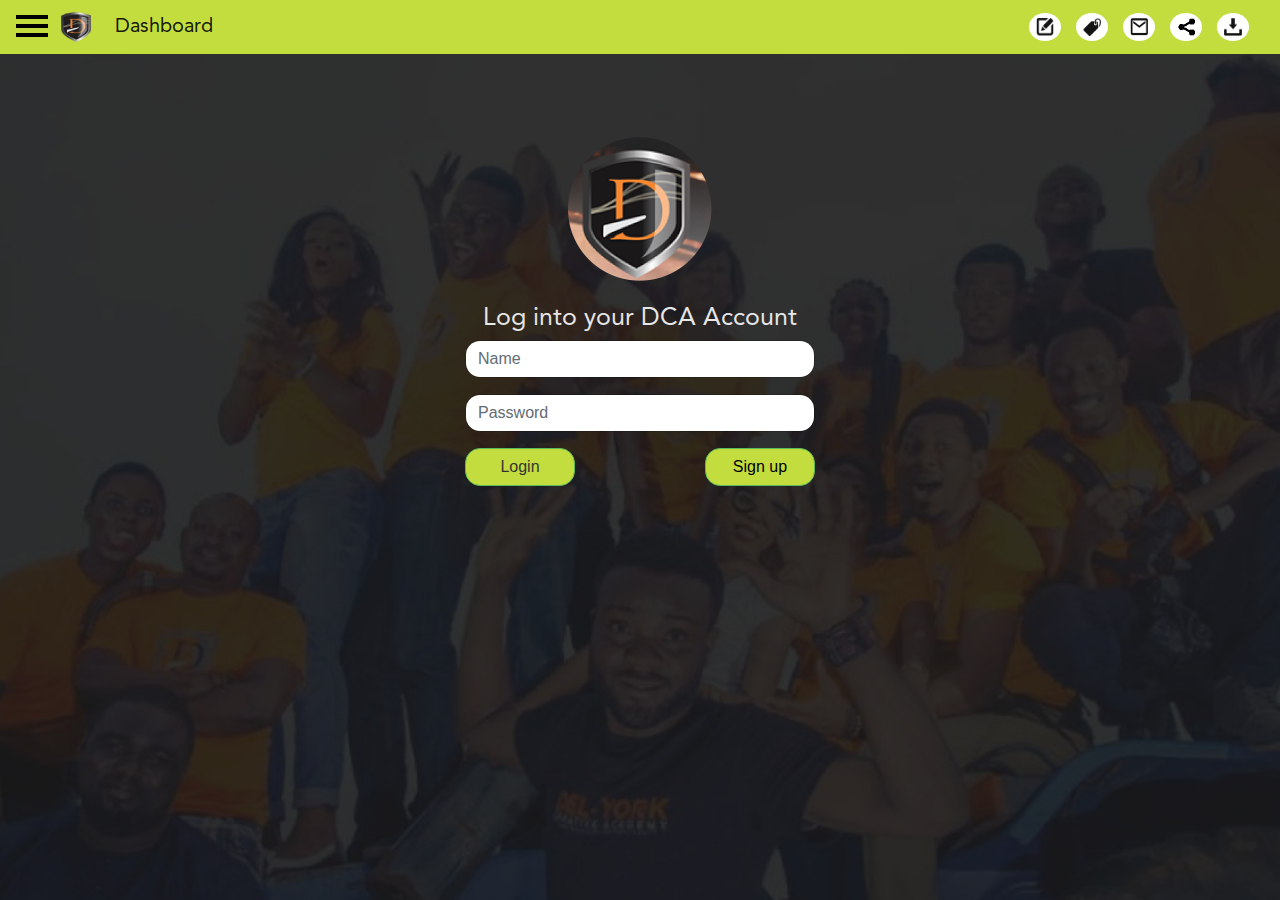
<file: index.html>
<!DOCTYPE html>
<html id="Login-container">
<head>
    <title>DCA Project</title>
    <meta charset="utf-8">
    <meta name="viewport" content="width=device-width, initial-scale=1">
    <link rel="stylesheet" href="css/bootstrap.min.css">
    <link rel="stylesheet" href="css/bootstrap-grid.min.css">
    <link rel="stylesheet" href="css/bootstrap-reboot.min.css">
    <link rel="stylesheet" href="css/style1.css">
</head>
<body class="login">
<div id="wrapper">
    <!-- Sidebar -->
    <nav class="nav m-0" id="sidebar-wrapper" role="navigation">
        <ul class="li nav flex-column">
            <li class="nav-item active">
                <img class="ml-3" src="img/admin.png"> <a class="ml-2 nav-link active" href="#">Admin Dashboard</a>
            </li>
            <li class="nav-item">
                <img class="ml-3" style="padding: 5px;" src="img/studentrec.png"> <a class="ml-2 nav-link" href="#">Student Records</a>
            </li>
            <li class="nav-item">
                <img class="ml-3" style="width: 55px;" src="img/grants.png"> <a class="nav-link " href="#">Grants/Applications</a>
            </li>
            <li class="nav-item">
                <img class="ml-3" style="padding: 5px;" src="img/mantags.png"> <a class="nav-link ml-2" href="#">Manage Tags/Categories</a>
            </li>
            <li class="nav-item">
                <img class="ml-3" style="padding: 4px;"  src="img/settings.png"> <a class="nav-link ml-2" href="#">Settings</a>
            </li>
        </ul>
    </nav>
    <!-- /#sidebar-wrapper -->
</div>
    <!-- Page Content -->
    <div id="page-content-wrapper">
        <div class="container-fluid">
        <nav class="navbar fixed-top w-100 navbar-toggleable-md navbar-light bg-faded">
            <button type="button" class="hamburger is-closed" data-toggle="offcanvas">
                <span class="hamb-top"></span>
                <span class="hamb-middle"></span>
                <span class="hamb-bottom"></span>
            </button>
            <button class="navbar-toggler navbar-toggler-right" type="button" data-toggle="collapse" data-target="#navbarNav" aria-controls="navbarNav" aria-expanded="false" aria-label="Toggle navigation">
                <span class="navbar-toggler-icon"></span>
            </button>
            <a class="navbar-brand" href="#">
                <img src="img/logonr.png" width="30" height="30" alt=""><span class="ml-4">Dashboard</span>
            </a>
            <div class="collapse navbar-collapse justify-content-end" id="navbarNav">
            <ul class="nav right">
                <li class="nav-item">
                    <a class="nav-link active" href="#"><img class="img-fluid" src="img/edit.png"></a>
                </li>
                <li class="nav-item">
                    <a class="nav-link" href="#"><img class="img-fluid" src="img/keyhold.png"></a>
                </li>
                <li class="nav-item">
                    <a class="nav-link" href="#"><img class="img-fluid" src="img/message.png"></a>
                </li>
                <li class="nav-item">
                    <a class="nav-link" href="#"><img class="img-fluid" src="img/share.png"></a>
                </li>
                <li class="nav-item">
                    <a class="nav-link" href="#"><img class="img-fluid" src="img/download.png"></a>
                </li>
            </ul>
            </div>
        </nav>
        <div class="container">
                <div class="row ten">
                    <div class="col-md-4 offset-md-4">
                    <div class="text-center flex-md-row">
                        <img class="img-fluid" src="img/delyork.png">
                        <h3 class="mt-4">Log into your DCA Account</h3>
                    </div>
                    <div class="flex-md-row">
                    <form class="justify-content-center align-content-center">
                        <div class="form-group">
                            <input type="text" class="form-control round w-100" id="formGroupExampleInput" placeholder="Name">
                        </div>
                        <div class="form-group">
                            <input type="text" class="form-control round w-100" id="formGroupExampleInput2" placeholder="Password">
                        </div>
                        <button type="submit" class="btn btn-outline-success bg-faded round color-black"><a class="color-grey" href="adminwelcome.html">Login</a></button>
                        <button type="submit" class="btn btn-outline-success float-right bg-faded round color-black">Sign up</button>
                    </form>
                    </div>
                    </div>
                </div>
        </div>
    </div>
    </div>
    <!-- /#page-content-wrapper -->

</div>
<script src="js/jquery.js"></script>
<script src="js/index.js"></script>
<script src="js/bootstrap.min.js"></script>
</body>
</html>
</file>
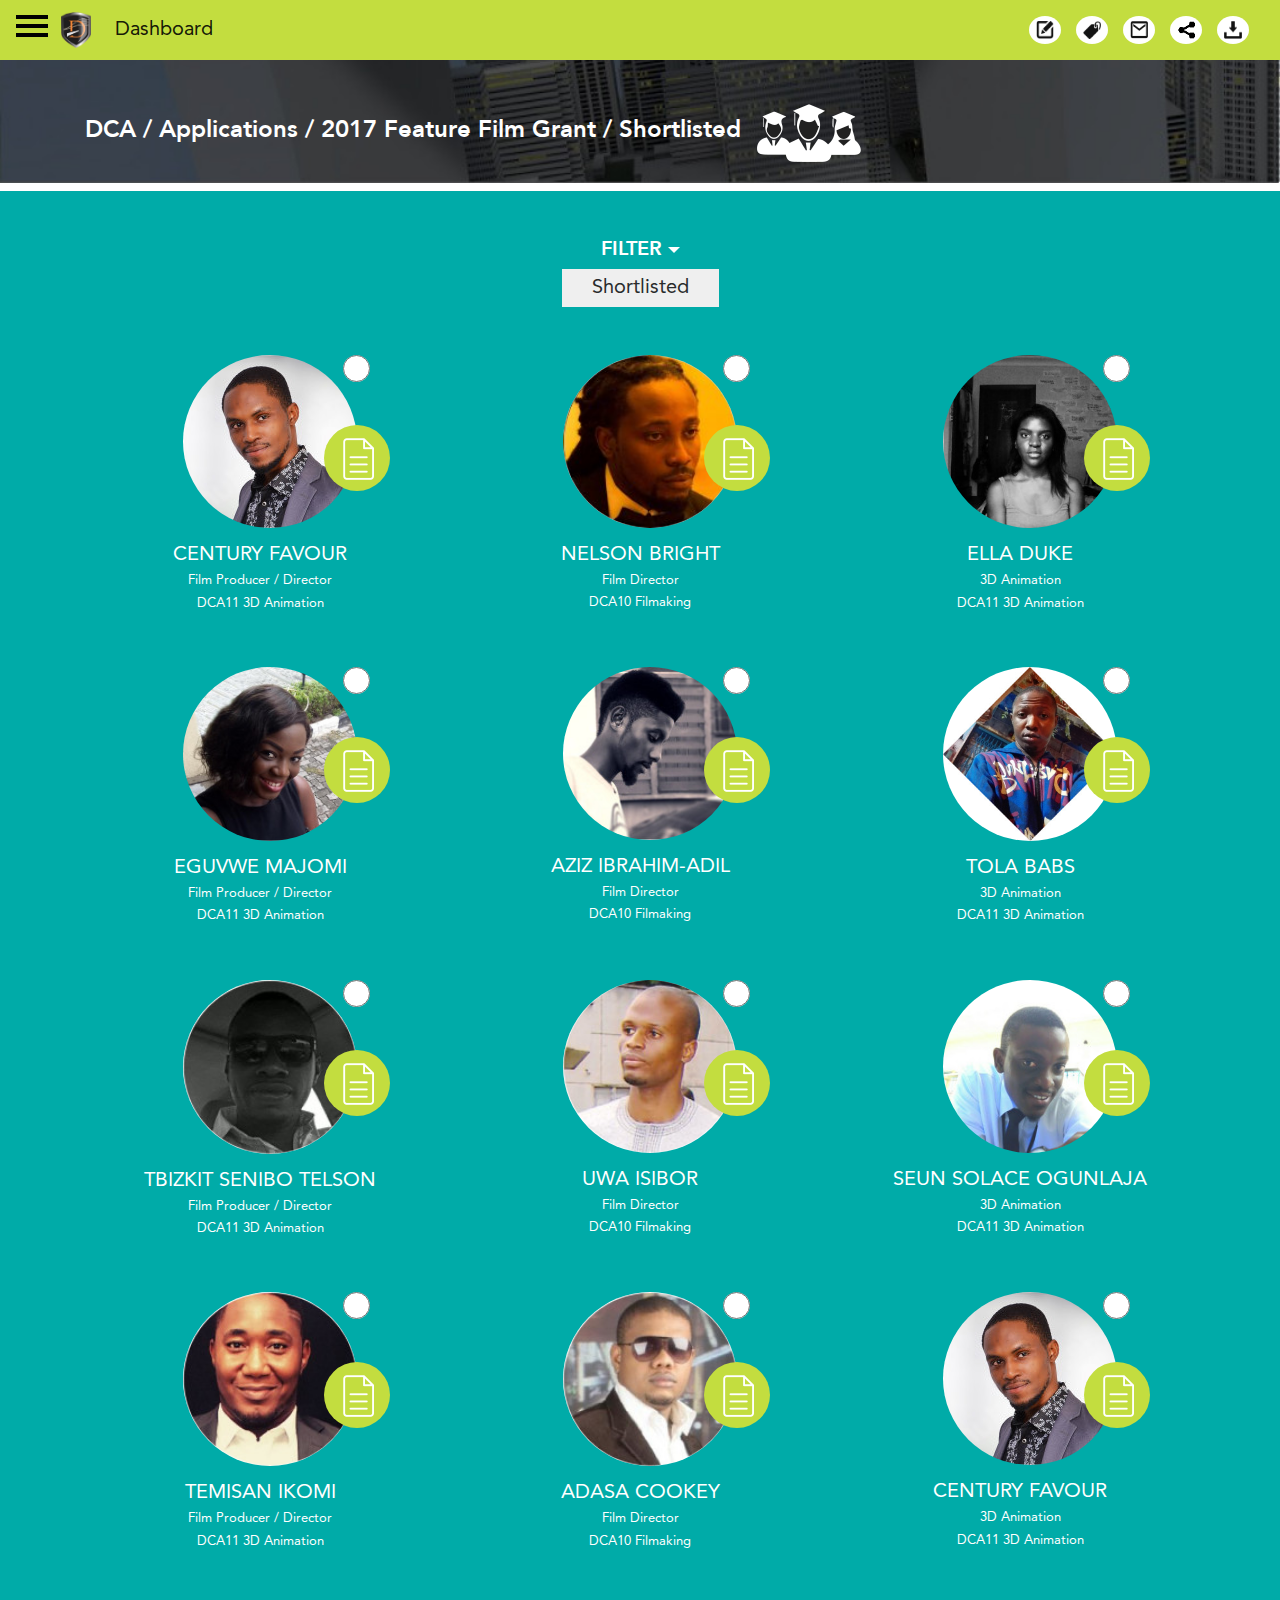
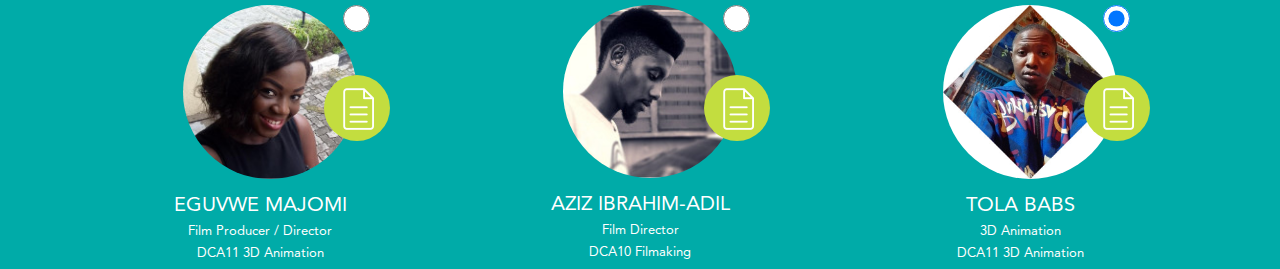
<file: adminstudents.html>
<!DOCTYPE html>
<html>
<head>
    <title>DCA Project</title>
    <meta charset="utf-8">
    <meta name="viewport" content="width=device-width, initial-scale=1">
    <link rel="stylesheet" href="css/uikit.min.css">
    <link rel="stylesheet" href="css/bootstrap.min.css">
    <link rel="stylesheet" href="css/bootstrap-grid.min.css">
    <link rel="stylesheet" href="css/bootstrap-reboot.min.css">
    <link rel="stylesheet" href="css/style1.css">

</head>
<body class="students">
<div id="wrapper">
    <!-- Sidebar -->
    <nav class="nav m-0" id="sidebar-wrapper" role="navigation">
        <ul class="li nav flex-column">
            <li class="nav-item active">
                <img class="ml-3" src="img/admin.png"> <a class="ml-2 nav-link active" href="#">Admin Dashboard</a>
            </li>
            <li class="nav-item">
                <img class="ml-3" style="padding: 5px;" src="img/studentrec.png"> <a class="ml-2 nav-link" href="#">Student Records</a>
            </li>
            <li class="nav-item">
                <img class="ml-3" style="width: 55px;" src="img/grants.png"> <a class="nav-link " href="#">Grants/Applications</a>
            </li>
            <li class="nav-item">
                <img class="ml-3" style="padding: 5px;" src="img/mantags.png"> <a class="nav-link ml-2" href="#">Manage Tags/Categories</a>
            </li>
            <li class="nav-item">
                <img class="ml-3" style="padding: 4px;"  src="img/settings.png"> <a class="nav-link ml-2" href="#">Settings</a>
            </li>
        </ul>
    </nav>
    <!-- /#sidebar-wrapper -->
</div>
    <!-- Page Content -->
    <div id="page-content-wrapper">
        <nav class="navbar fixed-top navbar-toggleable-md navbar-light bg-faded">
            <button type="button" class="hamburger is-closed" data-toggle="offcanvas">
                <span class="hamb-top"></span>
                <span class="hamb-middle"></span>
                <span class="hamb-bottom"></span>
            </button>
            <button class="navbar-toggler navbar-toggler-right" type="button" data-toggle="collapse" data-target="#navbarNav" aria-controls="navbarNav" aria-expanded="false" aria-label="Toggle navigation">
                <span class="navbar-toggler-icon"></span>
            </button>
            <a class="navbar-brand" href="#">
                <img src="img/logonr.png" width="30" height="30" alt=""><span class="ml-4">Dashboard</span>
            </a>
            <div class="collapse navbar-collapse justify-content-end" id="navbarNav">
            <ul class="nav right">
                <li class="nav-item">
                    <a class="nav-link active" href="#"><img class="img-fluid" src="img/edit.png"></a>
                </li>
                <li class="nav-item">
                    <a class="nav-link" href="#"><img class="img-fluid" src="img/keyhold.png"></a>
                </li>
                <li class="nav-item">
                    <a class="nav-link" href="#"><img class="img-fluid" src="img/message.png"></a>
                </li>
                <li class="nav-item">
                    <a class="nav-link" href="#"><img class="img-fluid" src="img/share.png"></a>
                </li>
                <li class="nav-item">
                    <a class="nav-link" href="#"><img class="img-fluid" src="img/download.png"></a>
                </li>
            </ul>
            </div>
        </nav>
        <div class="one16 color-white mt-5 mb-b container">
            <h4 class="heavy d-inline">DCA / Applications / 2017 Feature Film Grant / Shortlisted</h4><span><img class="ml-3 d-inline" src="img/students.png"></span>
        </div>
        <div class="bg-blueish container-fluid">
            <div class="text-center">
                <h5 class="heavy color-white pt-5 text-uppercase">filter<span class="dropdown-toggle"></span> </h5>
                <button class="uk-button uk-text-capitalize"><h5 class="pt-2">Shortlisted</h5></button>
            </div>
        <div class="pt-5 container">
            <div class="row">
                <div class="col-md-4">
                    <div class="text-center">
                        <label class="form-check-label">
                            <img style="width: 174px" class="rounded-circle" src="img/centimage.jpg">
                            <input class="tright" type="radio" class="form-check-input" name="optionsRadios" id="optionsRadios1" value="option1" checked>
                        </label>
                        <div class="badge def badge-danger posbt a pad rounded-circle">
                            <a href="adprof.html"><img style="" src="img/write.png"></a>
                        </div>
                        <h5 class=" mt-3 text-centermt-3 text-uppercase color-white">century favour</h5>
                        <h5 class="mt-1 text-capitalize color-white sm">Film Producer / Director</h5>
                        <h5 class="mt-1 color-white sm">DCA11 3D Animation</h5>
                    </div>
                </div>
                <div class="col-md-4">
                    <div class="text-center">
                        <label class="form-check-label">
                            <img style="width: 174px" style="width: 174px" class="rounded-circle" src="img/nelson.jpg">
                            <input class="tright" type="radio" class="form-check-input" name="optionsRadios" id="optionsRadios1" value="option1" checked>
                        </label>
                        <div class="badge def badge-danger posbt a pad rounded-circle">
                            <a href="adprof.html"><img style="" src="img/write.png"></a>
                        </div>
                        <h5 class=" mt-3 text-centermt-3 text-uppercase color-white">nelson bright</h5>
                        <h5 class="mt-1 text-capitalize color-white sm">Film Director</h5>
                        <h5 class="mt-1 color-white sm">DCA10 Filmaking</h5>
                    </div>
                </div>
                <div class="col-md-4">
                    <div class="text-center">
                        <label class="form-check-label">
                            <img style="width: 174px" class="rounded-circle" src="img/ellad.jpg">
                            <input class="tright" type="radio" class="form-check-input" name="optionsRadios" id="optionsRadios1" value="option1" checked>
                        </label>
                        <div class="badge def badge-danger posbt a pad rounded-circle">
                            <a href="adprof.html"><img style="" src="img/write.png"></a>
                        </div>
                        <h5 class=" mt-3 text-centermt-3 text-uppercase color-white">ella duke</h5>
                        <h5 class="mt-1 text-capitalize color-white sm">3D Animation</h5>
                        <h5 class="mt-1 color-white sm">DCA11 3D Animation</h5>
                    </div>
                </div>
            </div>
            <div class="mt-5 row">
                <div class="col-md-4">
                    <div class="text-center">
                        <label class="form-check-label">
                            <img style="width: 174px" class="rounded-circle" src="img/eguvwe.jpg">
                            <input class="tright" type="radio" class="form-check-input" name="optionsRadios" id="optionsRadios1" value="option1" checked>
                        </label>
                        <div class="badge def badge-danger posbt a pad rounded-circle">
                            <a href="adprof.html"><img style="" src="img/write.png"></a>
                        </div>
                        <h5 class=" mt-3 text-centermt-3 text-uppercase color-white">eguvwe majomi</h5>
                        <h5 class="mt-1 text-capitalize color-white sm">Film Producer / Director</h5>
                        <h5 class="mt-1 color-white sm">DCA11 3D Animation</h5>
                    </div>
                </div>
                <div class="col-md-4">
                    <div class="text-center">
                        <label class="form-check-label">
                            <img style="width: 174px" style="width: 174px" class="rounded-circle" src="img/aziz.jpg">
                            <input class="tright" type="radio" class="form-check-input" name="optionsRadios" id="optionsRadios1" value="option1" checked>
                        </label>
                        <div class="badge def badge-danger posbt a pad rounded-circle">
                            <a href="adprof.html"><img style="" src="img/write.png"></a>
                        </div>
                        <h5 class=" mt-3 text-centermt-3 text-uppercase color-white">aziz ibrahim-adil</h5>
                        <h5 class="mt-1 text-capitalize color-white sm">Film Director</h5>
                        <h5 class="mt-1 color-white sm">DCA10 Filmaking</h5>
                    </div>
                </div>
                <div class="col-md-4">
                    <div class="text-center">
                        <label class="form-check-label">
                            <img style="width: 174px" class="rounded-circle" src="img/tola.jpg">
                            <input class="tright" type="radio" class="form-check-input" name="optionsRadios" id="optionsRadios1" value="option1" checked>
                        </label>
                        <div class="badge def badge-danger posbt a pad rounded-circle">
                            <a href="adprof.html"><img style="" src="img/write.png"></a>
                        </div>
                        <h5 class=" mt-3 text-centermt-3 text-uppercase color-white">tola babs</h5>
                        <h5 class="mt-1 text-capitalize color-white sm">3D Animation</h5>
                        <h5 class="mt-1 color-white sm">DCA11 3D Animation</h5>
                    </div>
                </div>
            </div>
            <div class="mt-5 row">
                <div class="col-md-4">
                    <div class="text-center">
                        <label class="form-check-label">
                            <img style="width: 174px" class="rounded-circle" src="img/tbizkit.jpg">
                            <input class="tright" type="radio" class="form-check-input" name="optionsRadios" id="optionsRadios1" value="option1" checked>
                        </label>
                        <div class="badge def badge-danger posbt a pad rounded-circle">
                            <a href="adprof.html"><img style="" src="img/write.png"></a>
                        </div>
                        <h5 class=" mt-3 text-centermt-3 text-uppercase color-white">tbizkit senibo telson</h5>
                        <h5 class="mt-1 text-capitalize color-white sm">Film Producer / Director</h5>
                        <h5 class="mt-1 color-white sm">DCA11 3D Animation</h5>
                    </div>
                </div>
                <div class="col-md-4">
                    <div class="text-center">
                        <label class="form-check-label">
                            <img style="width: 174px" style="width: 174px" class="rounded-circle" src="img/uwa.jpg">
                            <input class="tright" type="radio" class="form-check-input" name="optionsRadios" id="optionsRadios1" value="option1" checked>
                        </label>
                        <div class="badge def badge-danger posbt a pad rounded-circle">
                            <a href="adprof.html"><img style="" src="img/write.png"></a>
                        </div>
                        <h5 class=" mt-3 text-centermt-3 text-uppercase color-white">uwa isibor</h5>
                        <h5 class="mt-1 text-capitalize color-white sm">Film Director</h5>
                        <h5 class="mt-1 color-white sm">DCA10 Filmaking</h5>
                    </div>
                </div>
                <div class="col-md-4">
                    <div class="text-center">
                        <label class="form-check-label">
                            <img style="width: 174px" class="rounded-circle" src="img/seun.jpg">
                            <input class="tright" type="radio" class="form-check-input" name="optionsRadios" id="optionsRadios1" value="option1" checked>
                        </label>
                        <div class="badge def badge-danger posbt a pad rounded-circle">
                            <a href="adprof.html"><img style="" src="img/write.png"></a>
                        </div>
                        <h5 class=" mt-3 text-centermt-3 text-uppercase color-white">seun solace ogunlaja</h5>
                        <h5 class="mt-1 text-capitalize color-white sm">3D Animation</h5>
                        <h5 class="mt-1 color-white sm">DCA11 3D Animation</h5>
                    </div>
                </div>
            </div>
            <div class="mt-5 row">
                <div class="col-md-4">
                    <div class="text-center">
                        <label class="form-check-label">
                            <img style="width: 174px" class="rounded-circle" src="img/temisan.jpg">
                            <input class="tright" type="radio" class="form-check-input" name="optionsRadios" id="optionsRadios1" value="option1" checked>
                        </label>
                        <div class="badge def badge-danger posbt a pad rounded-circle">
                            <a href="adprof.html"><img style="" src="img/write.png"></a>
                        </div>
                        <h5 class=" mt-3 text-centermt-3 text-uppercase color-white">temisan ikomi</h5>
                        <h5 class="mt-1 text-capitalize color-white sm">Film Producer / Director</h5>
                        <h5 class="mt-1 color-white sm">DCA11 3D Animation</h5>
                    </div>
                </div>
                <div class="col-md-4">
                    <div class="text-center">
                        <label class="form-check-label">
                            <img style="width: 174px" style="width: 174px" class="rounded-circle" src="img/adasa.jpg">
                            <input class="tright" type="radio" class="form-check-input" name="optionsRadios" id="optionsRadios1" value="option1" checked>
                        </label>
                        <div class="badge def badge-danger posbt a pad rounded-circle">
                            <a href="adprof.html"><img style="" src="img/write.png"></a>
                        </div>
                        <h5 class=" mt-3 text-centermt-3 text-uppercase color-white">adasa cookey</h5>
                        <h5 class="mt-1 text-capitalize color-white sm">Film Director</h5>
                        <h5 class="mt-1 color-white sm">DCA10 Filmaking</h5>
                    </div>
                </div>
                <div class="col-md-4">
                    <div class="text-center">
                        <label class="form-check-label">
                            <img style="width: 174px" class="rounded-circle" src="img/centimage.jpg">
                            <input class="tright" type="radio" class="form-check-input" name="optionsRadios" id="optionsRadios1" value="option1" checked>
                        </label>
                        <div class="badge def badge-danger posbt a pad rounded-circle">
                            <a href="adprof.html"><img style="" src="img/write.png"></a>
                        </div>
                        <h5 class=" mt-3 text-centermt-3 text-uppercase color-white">century favour</h5>
                        <h5 class="mt-1 text-capitalize color-white sm">3D Animation</h5>
                        <h5 class="mt-1 color-white sm">DCA11 3D Animation</h5>
                    </div>
                </div>
            </div>
            <div class="mt-5 row">
                <div class="col-md-4">
                    <div class="text-center">
                        <label class="form-check-label">
                            <img style="width: 174px" class="rounded-circle" src="img/eguvwe.jpg">
                            <input class="tright" type="radio" class="form-check-input" name="optionsRadios" id="optionsRadios1" value="option1" checked>
                        </label>
                        <div class="badge def badge-danger posbt a pad rounded-circle">
                            <a href="adprof.html"><img style="" src="img/write.png"></a>
                        </div>
                        <h5 class=" mt-3 text-centermt-3 text-uppercase color-white">eguvwe majomi</h5>
                        <h5 class="mt-1 text-capitalize color-white sm">Film Producer / Director</h5>
                        <h5 class="mt-1 color-white sm">DCA11 3D Animation</h5>
                    </div>
                </div>
                <div class="col-md-4">
                    <div class="text-center">
                        <label class="form-check-label">
                            <img style="width: 174px" style="width: 174px" class="rounded-circle" src="img/aziz.jpg">
                            <input class="tright" type="radio" class="form-check-input" name="optionsRadios" id="optionsRadios1" value="option1" checked>
                        </label>
                        <div class="badge def badge-danger posbt a pad rounded-circle">
                            <a href="adprof.html"><img style="" src="img/write.png"></a>
                        </div>
                        <h5 class=" mt-3 text-centermt-3 text-uppercase color-white">aziz ibrahim-adil</h5>
                        <h5 class="mt-1 text-capitalize color-white sm">Film Director</h5>
                        <h5 class="mt-1 color-white sm">DCA10 Filmaking</h5>
                    </div>
                </div>
                <div class="col-md-4">
                    <div class="text-center">
                        <label class="form-check-label">
                            <img style="width: 174px" class="rounded-circle" src="img/tola.jpg">
                            <input class="tright" type="radio" class="form-check-input" name="optionsRadios" id="optionsRadios1" value="option1" checked>
                        </label>
                        <div class="badge def badge-danger posbt a pad rounded-circle">
                            <a href="adprof.html"><img style="" src="img/write.png"></a>
                        </div>
                        <h5 class=" mt-3 text-centermt-3 text-uppercase color-white">tola babs</h5>
                        <h5 class="mt-1 text-capitalize color-white sm">3D Animation</h5>
                        <h5 class="mt-1 color-white sm">DCA11 3D Animation</h5>
                    </div>
                </div>
            </div>
        </div>
    <!-- /#page-content-wrapper -->


</div>
<script src="js/jquery.js"></script>
<script src="js/index.js"></script>
<script src="js/bootstrap.min.js"></script>
</body>
</html>
</file>
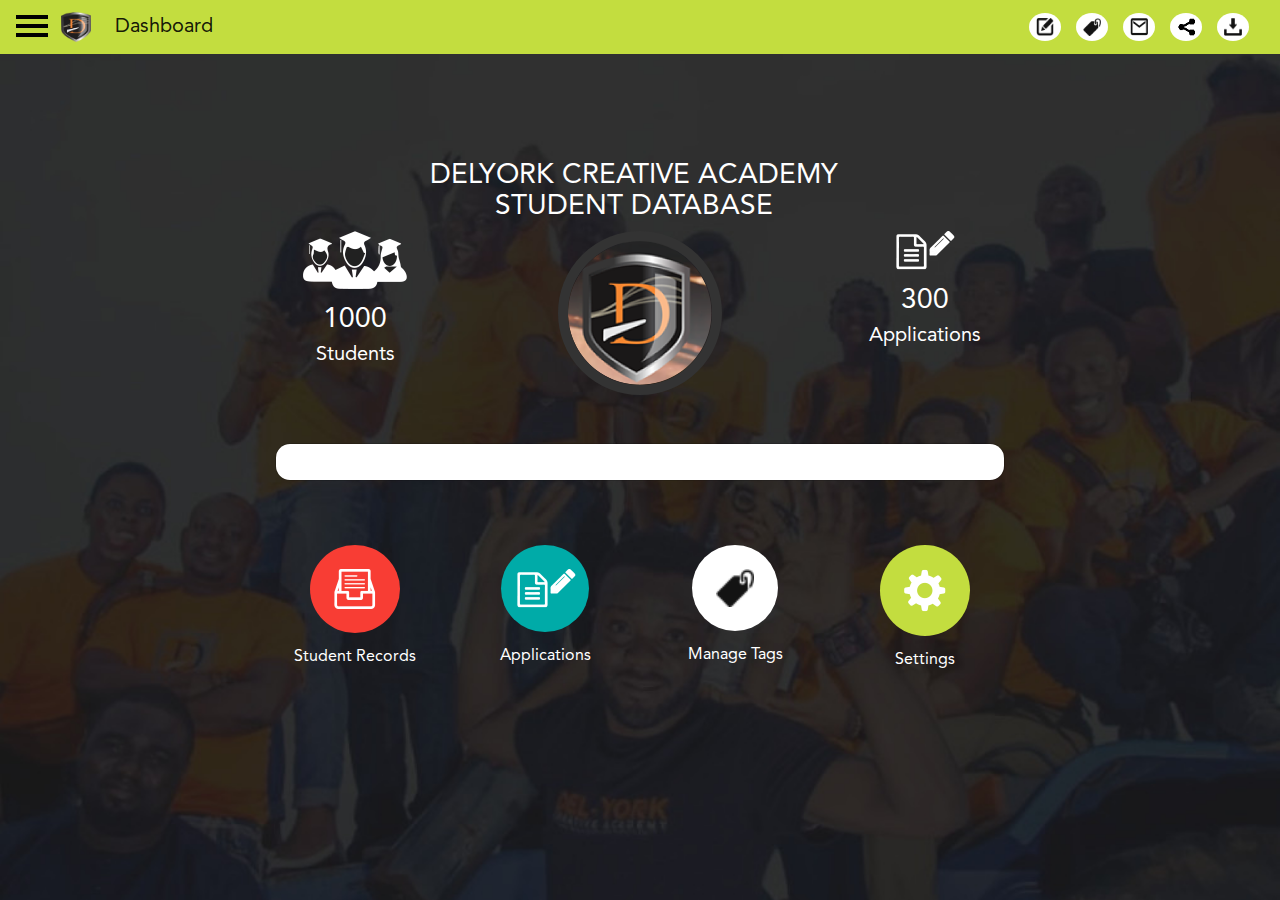
<file: adminwelcome.html>
<!DOCTYPE html>
<html id="Login-container">
<head>
    <title>DCA Project</title>
    <meta charset="utf-8">
    <meta name="viewport" content="width=device-width, initial-scale=1">
    <link rel="stylesheet" href="css/bootstrap.min.css">
    <link rel="stylesheet" href="css/bootstrap-grid.min.css">
    <link rel="stylesheet" href="css/bootstrap-reboot.min.css">
    <link rel="stylesheet" href="css/style1.css">
</head>
<body class="login">
<div id="wrapper">
    <!-- Sidebar -->
    <nav class="nav m-0" id="sidebar-wrapper" role="navigation">
        <ul class="li nav flex-column">
            <li class="nav-item active">
                <img class="ml-3" src="img/admin.png"> <a class="ml-2 nav-link active" href="#">Admin Dashboard</a>
            </li>
            <li class="nav-item">
                <img class="ml-3" style="padding: 5px;" src="img/studentrec.png"> <a class="ml-2 nav-link" href="#">Student Records</a>
            </li>
            <li class="nav-item">
                <img class="ml-3" style="width: 55px;" src="img/grants.png"> <a class="nav-link " href="#">Grants/Applications</a>
            </li>
            <li class="nav-item">
                <img class="ml-3" style="padding: 5px;" src="img/mantags.png"> <a class="nav-link ml-2" href="#">Manage Tags/Categories</a>
            </li>
            <li class="nav-item">
                <img class="ml-3" style="padding: 4px;"  src="img/settings.png"> <a class="nav-link ml-2" href="#">Settings</a>
            </li>
        </ul>
    </nav>
    <!-- /#sidebar-wrapper -->
</div>
    <!-- Page Content -->
    <div id="page-content-wrapper">
        <nav class="navbar fixed-top w-100 navbar-toggleable-md navbar-light bg-faded">
            <button type="button" class="hamburger is-closed" data-toggle="offcanvas">
                <span class="hamb-top"></span>
                <span class="hamb-middle"></span>
                <span class="hamb-bottom"></span>
            </button>
            <button class="navbar-toggler navbar-toggler-right" type="button" data-toggle="collapse" data-target="#navbarNav" aria-controls="navbarNav" aria-expanded="false" aria-label="Toggle navigation">
                <span class="navbar-toggler-icon"></span>
            </button>
            <a class="navbar-brand" href="#">
                <img src="img/logonr.png" width="30" height="30" alt=""><span class="ml-4">Dashboard</span>
            </a>
            <div class="collapse navbar-collapse justify-content-end" id="navbarNav">
            <ul class="nav right">
                <li class="nav-item">
                    <a class="nav-link active" href="#"><img class="img-fluid" src="img/edit.png"></a>
                </li>
                <li class="nav-item">
                    <a class="nav-link" href="#"><img class="img-fluid" src="img/keyhold.png"></a>
                </li>
                <li class="nav-item">
                    <a class="nav-link" href="#"><img class="img-fluid" src="img/message.png"></a>
                </li>
                <li class="nav-item">
                    <a class="nav-link" href="#"><img class="img-fluid" src="img/share.png"></a>
                </li>
                <li class="nav-item">
                    <a class="nav-link" href="#"><img class="img-fluid" src="img/download.png"></a>
                </li>
            </ul>
            </div>
        </nav>
        <div class="container">
                <div class="row ten">
                    <div class="col-md-8 offset-md-2">
                        <h3 class="col-md-8 offset-md-2 text-center mt-4 w-afe color-white text-uppercase">delyork  creative academy student database</h3>
                    <div class="shrink text-center row">
                        <div class="col-3">
                            <div class="col-md-12">
                            <img  class="img-fluid" src="img/students.png">
                            </div>
                            <div class="col-md-12 p-0 color-white">
                                <h3 class="text-center mt-3">1000</h3>
                                <h5 class="text-center">Students</h5>
                            </div>
                        </div>
                        <div class="col-6">
                        <img  class="b1 img-fluid" src="img/delyork.png">
                        </div>
                        <div class="col-3">
                            <div class="col-md-12">
                                <img  class="img-fluid" src="img/grants.png">
                            </div>
                            <div class="col-md-12 p-0 color-white">
                                <h3 class="text-center mt-3">300</h3>
                                <h5 class="text-center">Applications</h5>
                            </div>
                        </div>
                    </div>
                    <div class="flex-md-row mt-5">
                    <form class="justify-content-center align-content-center">
                        <div class="form-group">
                            <input type="text" class="form-control round w-100" id="formGroupExampleInput">
                        </div>
                    </form>
                    </div>
                    <div class="row mt-5 badges text-center p-0">
                        <div class="col-3">
                            <div class="badge badge-danger a p-4 rounded-circle">
                                <a href="adprof.html"><img src="img/studentrec.png"></a>
                            </div>
                            <h6 class="color-white mt-3 text-center">Student Records</h6>
                        </div>
                        <div class="col-3">
                            <div class="badge badge-info e p-4 badgepr-3 rounded-circle">
                                <a href="#"> <img src="img/grants.png"></a>
                            </div>
                            <h6 class="color-white mt-3 text-center">Applications</h6>
                        </div>
                        <div class="col-3">
                            <div class="badge size badge-default c bg-white p-4 rounded-circle">
                                <a href="#"><img src="img/keyhold.png"></a>
                            </div>
                            <h6 class="color-white mt-3 text-center">Manage Tags</h6>
                        </div>
                        <div class="col-3">
                            <div class="badge badge-danger def d p-4 rounded-circle">
                                <a href="#"> <img src="img/settings.png"></a>
                            </div>
                            <h6 class="color-white mt-3 text-center">Settings</h6>
                        </div>
                    </div>
                    </div>
                </div>
        </div>
    </div>
    <!-- /#page-content-wrapper -->

</div>
<script src="js/jquery.js"></script>
<script src="js/index.js"></script>
<script src="js/bootstrap.min.js"></script>
</body>
</html>
</file>
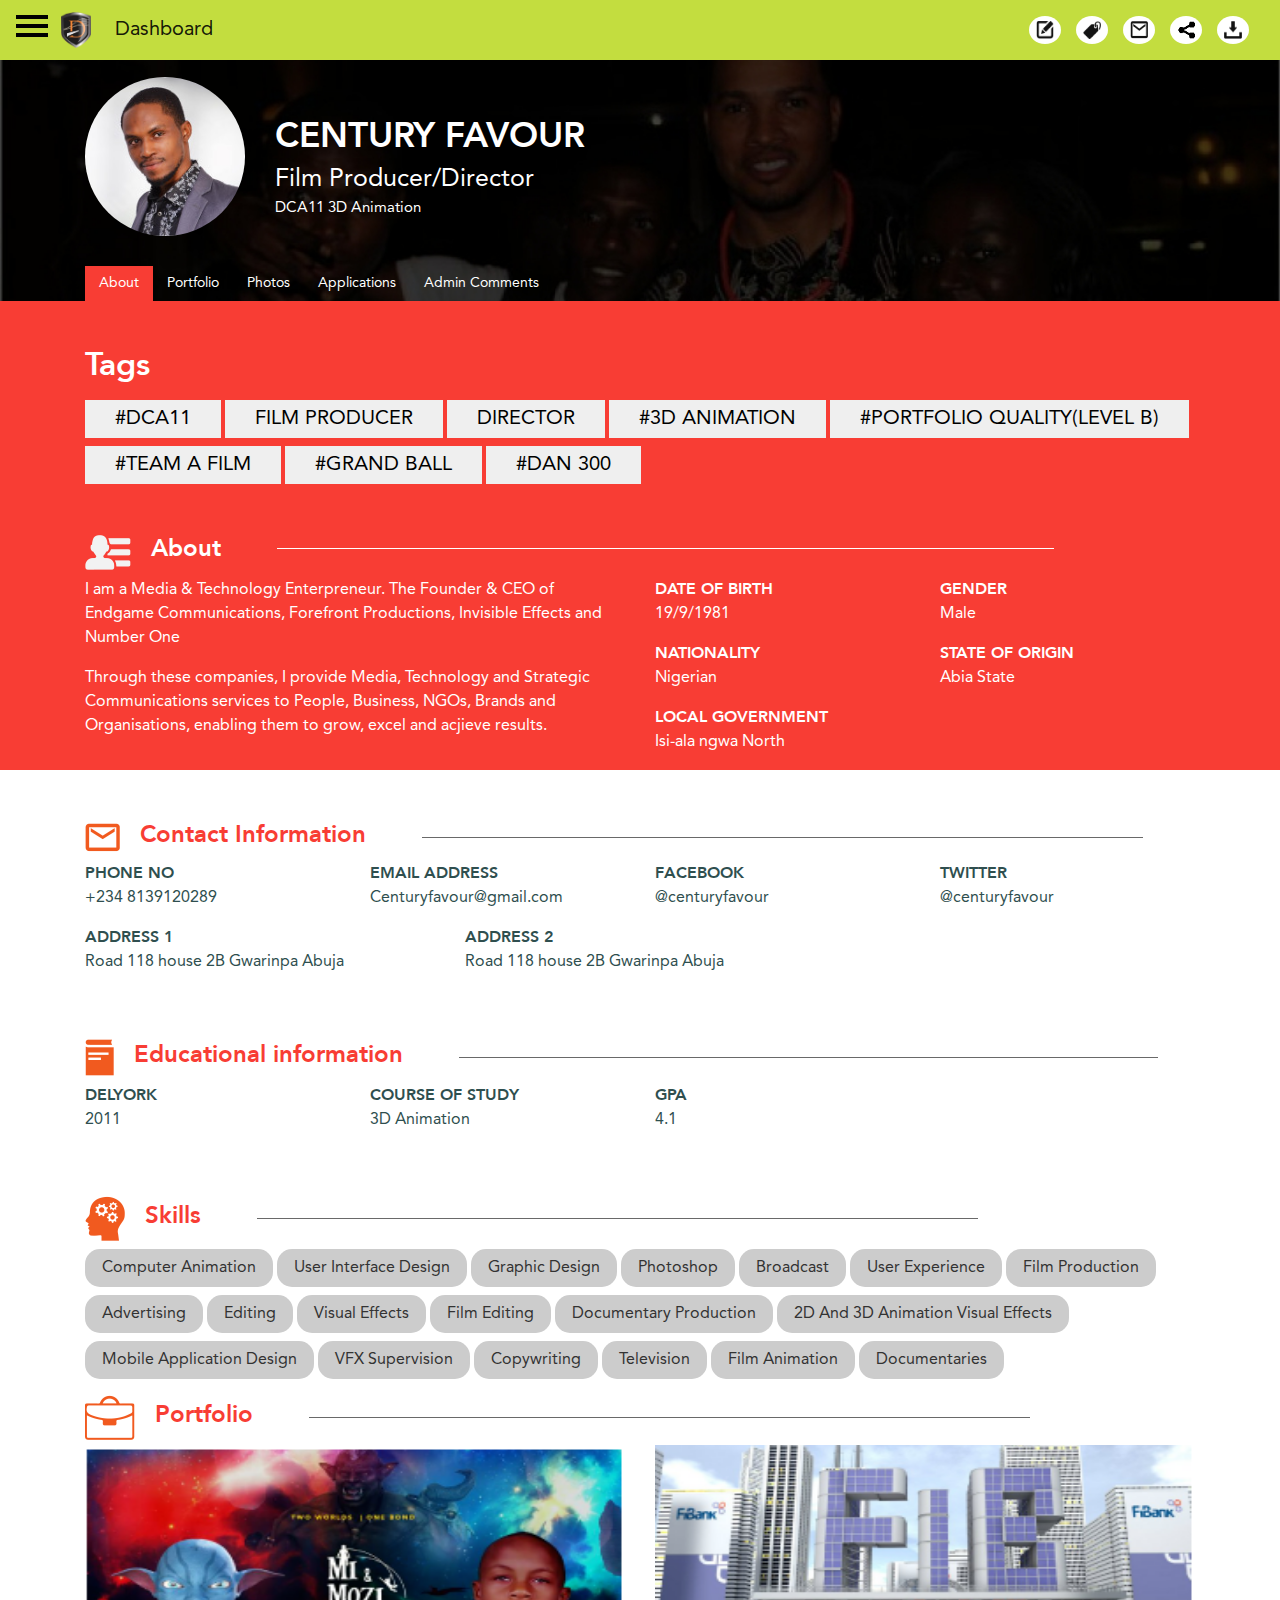
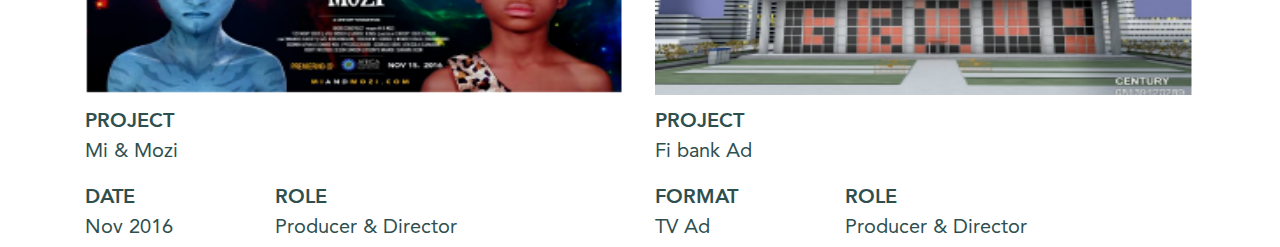
<file: adprof.html>
<!DOCTYPE html>
<html id="Login-container">
<head>
    <title>DCA Project</title>
    <meta charset="utf-8">
    <meta name="viewport" content="width=device-width, initial-scale=1">
    <link rel="stylesheet" href="css/uikit.min.css">
    <link rel="stylesheet" href="css/bootstrap.min.css">
    <link rel="stylesheet" href="css/bootstrap-grid.min.css">
    <link rel="stylesheet" href="css/bootstrap-reboot.min.css">
    <link rel="stylesheet" href="css/style1.css">

</head>
<body class="profile">
<div id="wrapper">
    <!-- Sidebar -->
    <nav class="nav m-0" id="sidebar-wrapper" role="navigation">
        <ul class="li nav flex-column">
            <li class="nav-item active">
                <img class="ml-3" src="img/admin.png"> <a class="ml-2 nav-link active" href="#">Admin Dashboard</a>
            </li>
            <li class="nav-item">
                <img class="ml-3" style="padding: 5px;" src="img/studentrec.png"> <a class="ml-2 nav-link" href="#">Student Records</a>
            </li>
            <li class="nav-item">
                <img class="ml-3" style="width: 55px;" src="img/grants.png"> <a class="nav-link " href="#">Grants/Applications</a>
            </li>
            <li class="nav-item">
                <img class="ml-3" style="padding: 5px;" src="img/mantags.png"> <a class="nav-link ml-2" href="#">Manage Tags/Categories</a>
            </li>
            <li class="nav-item">
                <img class="ml-3" style="padding: 4px;"  src="img/settings.png"> <a class="nav-link ml-2" href="#">Settings</a>
            </li>
        </ul>
    </nav>
    <!-- /#sidebar-wrapper -->
</div>
    <!-- Page Content -->
    <div id="page-content-wrapper">
        <nav class="navbar fixed-top navbar-toggleable-md navbar-light bg-faded">
            <button type="button" class="hamburger is-closed" data-toggle="offcanvas">
                <span class="hamb-top"></span>
                <span class="hamb-middle"></span>
                <span class="hamb-bottom"></span>
            </button>
            <button class="navbar-toggler navbar-toggler-right" type="button" data-toggle="collapse" data-target="#navbarNav" aria-controls="navbarNav" aria-expanded="false" aria-label="Toggle navigation">
                <span class="navbar-toggler-icon"></span>
            </button>
            <a class="navbar-brand" href="#">
                <img src="img/logonr.png" width="30" height="30" alt=""><span class="ml-4">Dashboard</span>
            </a>
            <div class="collapse navbar-collapse justify-content-end" id="navbarNav">
            <ul class="nav right">
                <li class="nav-item">
                    <a class="nav-link active" href="#"><img class="img-fluid" src="img/edit.png"></a>
                </li>
                <li class="nav-item">
                    <a class="nav-link" href="#"><img class="img-fluid" src="img/keyhold.png"></a>
                </li>
                <li class="nav-item">
                    <a class="nav-link" href="#"><img class="img-fluid" src="img/message.png"></a>
                </li>
                <li class="nav-item">
                    <a class="nav-link" href="#"><img class="img-fluid" src="img/share.png"></a>
                </li>
                <li class="nav-item">
                    <a class="nav-link" href="#"><img class="img-fluid" src="img/download.png"></a>
                </li>
            </ul>
            </div>
        </nav>
        <div class=" mt-5 mb-b container">
            <div class="row">
                <div class="mt-b col-md-2">
                    <img class="img rounded-circle img-fluid" src="img/centimage.jpg">
                </div>
                <div class="col-md-5 mt-a">
                    <h2 class="name color-white ">CENTURY FAVOUR</h2>
                    <h3 class="occu color-white ">Film Producer/Director</h3>
                    <h4 class="tag color-white ">DCA11 3D Animation</h4>
                </div>
            </div>
        </div>
        <!-- Nav tabs -->
        <div class="container-fluid p-0">
        <ul class="rest container border-0 mb-0 uk-subnav" role="tablist">
            <li class="about nav-item">
                <a class="nav-link active flex-md-column" data-toggle="tab" href="#home" role="tab">About</a>
            </li>
            <li class="portf nav-item flex-md-column">
                <a class="nav-link" data-toggle="tab" href="#profile" role="tab">Portfolio</a>
            </li>
            <li class="photo nav-item flex-md-column">
                <a class="nav-link" data-toggle="tab" href="#messages" role="tab">Photos</a>
            </li>
            <li class="app nav-item flex-md-column">
                <a class="nav-link" data-toggle="tab" href="#settings" role="tab">Applications</a>
            </li>
            <li class="adcom nav-item flex-md-column">
                <a class="nav-link" id="admincom" data-toggle="tab" href="#adcom" role="tab">Admin Comments</a>
            </li>
        </ul>

        <!-- Tab panes -->
        <div class="tab-content">
            <div class="bg-redish tab-pane active" id="home" role="tabpanel">
                    <div class="container color-white pt-5">
                            <h2 class="heavy" style="color: #ffffff">Tags</h2>
                            <p class="aef color-black" uk-margin>
                                <button class="uk-button mt-2">#DCA11</button>
                                <button class="uk-button mt-2">Film Producer</button>
                                <button class="uk-button mt-2">Director</button>
                                <button class="uk-button mt-2">#3D Animation</button>
                                <button class="uk-button mt-2">#Portfolio Quality(Level B)</button>
                                <button class="uk-button mt-2">#Team A Film</button>
                                <button class="uk-button mt-2">#Grand Ball</button>
                                <button class="uk-button mt-2">#DAN 300</button>
                            </p>
                            <div class="mt-5"><img src="img/about.png"><span class="heavy uk-text-large uk-margin-left">About</span><sup class="divider"></sup></div>
                            <div class="mt-2 row">
                                <div class="col-md-6">
                                    <p class="">I am a Media & Technology Enterpreneur. The Founder & CEO of Endgame Communications, Forefront Productions, Invisible Effects and Number One</p>
                                    <p class="">Through these companies, I provide Media, Technology and Strategic Communications services to People, Business, NGOs, Brands and Organisations, enabling them to grow,  excel and acjieve results.</p>
                                </div>
                                <div class="col-md-3">
                                    <p class="heavy mb-0">DATE OF BIRTH</p>
                                    <p class="mt-0">19/9/1981</p>
                                    <p class="heavy mb-0">NATIONALITY</p>
                                    <p class="mt-0">Nigerian</p>
                                    <p class="heavy mb-0">LOCAL GOVERNMENT</p>
                                    <p class="mt-0">Isi-ala ngwa North</p>
                                </div>
                                <div class="col-md-3">
                                    <p class="heavy mb-0">GENDER</p>
                                    <p class="mt-0">Male</p>
                                    <p class="heavy mb-0">STATE OF ORIGIN</p>
                                    <p class="mt-0">Abia State</p>
                                </div>
                            </div>
                            </div>
                <div class="w-100 bg-white color-black pt-5">
                        <div class=" container color-d-grey">
                            <div><img src="img/contact.png"><span class="color-redish uk-text-large heavy uk-margin-left">Contact Information</span><sup class="divider-grey"></sup>
                            </div>
                            <div class="mt-2">
                                <div class="row">
                                    <div class="col-md-3">
                                        <p class="heavy mb-0">PHONE NO</p>
                                        <p class="mt-0">+234 8139120289</p>
                                    </div>
                                    <div class="col-md-3">
                                        <p class="heavy mb-0">EMAIL ADDRESS</p>
                                        <p class="mt-0">Centuryfavour@gmail.com</p>
                                    </div>
                                    <div class="col-md-3">
                                        <p class="heavy mb-0">FACEBOOK</p>
                                        <p class="mt-0">@centuryfavour</p>
                                    </div>
                                    <div class="col-md-3">
                                        <p class="heavy mb-0">TWITTER</p>
                                        <p class="mt-0">@centuryfavour</p>
                                    </div>
                                </div>
                                <div class="row">
                                    <div class="col-md-4">
                                        <p class="heavy mb-0">ADDRESS 1</p>
                                        <p class="mt-0">Road 118 house 2B Gwarinpa Abuja</p>
                                    </div>
                                    <div class="col-md-4">
                                        <p class="heavy mb-0">ADDRESS 2</p>
                                        <p class="mt-0">Road 118 house 2B Gwarinpa Abuja</p>
                                    </div>
                                </div>
                            </div>
                            <div class="pt-5"><img id="ed" src="img/ed.png"><span class="color-redish uk-text-large heavy uk-margin-left">Educational information</span><sup class="divider-grey2"></sup>
                            </div>
                            <div class="mt-2 row">
                                <div class="col-md-3">
                                    <p class="heavy mb-0">DELYORK</p>
                                    <p class="mt-0">2011</p>
                                </div>
                                <div class="col-md-3">
                                    <p class="heavy mb-0">COURSE OF STUDY</p>
                                    <p class="mt-0">3D Animation</p>
                                </div>
                                <div class="col-md-4">
                                    <p class="heavy mb-0">GPA</p>
                                    <p class="mt-0">4.1</p>
                                </div>
                            </div>
                            <div class="pt-5"><img id="skills" src="img/skils.png"><span class="color-redish uk-text-large heavy uk-margin-left">Skills</span><sup class="divider-grey"></sup>
                            </div>
                            <p class="bt text-capitalize" uk-margin>
                                <button class="uk-button uk-button-default round bg-grey btn mt-2">Computer Animation</button>
                                <button class="uk-button uk-button-default round bg-grey btn mt-2">User Interface Design</button>
                                <button class="uk-button uk-button-default round bg-grey btn mt-2">Graphic Design</button>
                                <button class="uk-button uk-button-default round bg-grey btn mt-2">Photoshop</button>
                                <button class="uk-button uk-button-default round bg-grey btn mt-2">Broadcast</button>
                                <button class="uk-button uk-button-default round bg-grey btn mt-2">User Experience</button>
                                <button class="uk-button uk-button-default round bg-grey btn mt-2">Film Production</button>
                                <button class="uk-button uk-button-default round bg-grey btn mt-2">Advertising</button>
                                <button class="uk-button uk-button-default round bg-grey btn mt-2">Editing</button>
                                <button class="uk-button uk-button-default round bg-grey btn mt-2">Visual Effects</button>
                                <button class="uk-button uk-button-default round bg-grey btn mt-2">Film Editing</button>
                                <button class="uk-button uk-button-default round bg-grey btn mt-2">Documentary Production</button>
                                <button class="uk-button uk-button-default round bg-grey btn mt-2">2D and 3D Animation visual Effects</button>
                                <button class="uk-button uk-button-default round bg-grey btn mt-2">mobile Application Design</button>
                                <button class="uk-button uk-button-default round bg-grey btn mt-2">VFX Supervision</button>
                                <button class="uk-button uk-button-default round bg-grey btn mt-2">Copywriting</button>
                                <button class="uk-button uk-button-default round bg-grey btn mt-2">television</button>
                                <button class="uk-button uk-button-default round bg-grey btn mt-2">Film Animation</button>
                                <button class="uk-button uk-button-default round bg-grey btn mt-2">Documentaries</button>
                            </p>
                            <div><img id="port" src="img/portf.png"><span id="redish" class="color-redish uk-text-large heavy uk-margin-left">Portfolio</span><sup class="divider-grey"></sup>
                            </div>
                            <div id="moz" class="row ">
                                <div class="col-md-6">
                                    <a href="portit.html"><img class="w-100 one img-fluid" src="img/minmoz.png"></a>
                                    <div class="p-0 m-0 row">
                                        <div class="mt-3 row">
                                            <h5 class="col-md-12 color-d-grey heavy">PROJECT</h5>
                                            <h5 class="col-md-12 color-d-grey mt-0">Mi & Mozi</h5>
                                        </div>
                                    </div>
                                    <div class="row">
                                        <div class="mt-3 col-md-4">
                                            <h5 class="col-md-12 p-0 color-d-grey heavy">DATE</h5>
                                            <h5 class="col-md-12 p-0 color-d-grey mt-0">Nov 2016</h5>
                                        </div>
                                        <div class="mt-3 col-md-6">
                                            <h5 class="color-d-grey heavy">ROLE</h5>
                                            <h5 class="color-d-grey mt-0">Producer & Director</h5>
                                        </div>
                                    </div>
                                </div>
                                <div class="col-md-6">
                                    <a href="portit.html"><img class="w-100 two img-fluid" src="img/proj.png"></a>
                                    <div class="p-0 m-0 row">
                                        <div class="mt-3 row">
                                            <h5 class="col-md-12 color-d-grey heavy">PROJECT</h5>
                                            <h5 class="col-md-12 color-d-grey mt-0">Fi bank Ad</h5>
                                        </div>
                                    </div>
                                    <div class="row">
                                        <div class="mt-3 col-md-4">
                                            <h5 class="color-d-grey heavy">FORMAT</h5>
                                            <h5 class="color-d-grey mt-0">TV Ad</h5>
                                        </div>
                                        <div class="mt-3 col-md-6">
                                            <h5 class="color-d-grey heavy">ROLE</h5>
                                            <h5 class="color-d-grey mt-0">Producer & Director</h5>
                                        </div>
                                    </div>
                                </div>
                            </div>

                        </div>
                    </div>
                    </div>
            <div class="bg-white tab-pane" id="profile" role="tabpanel">
                <div class="container">
                <div class="pt-5"><img id="port" src="img/portf.png"><span id="redish" class="color-redish uk-text-large heavy uk-margin-left">Portfolio</span><sup class="divider-grey3"></sup><span class="ml-1 film">film <span>(4)</span></span><span class="ml-2 television">Television <span>(1)</span></span><span class="ml-2 theatre">Theatre<span>(21)</span></span>
                </div>
                <div id="moz" class="row ">
                    <div class="col-md-6">
                        <a href="portit.html"><img class="w-100 one img-fluid" src="img/minmoz.png"></a>
                        <div class="p-0 m-0 row">
                            <div class="mt-3 row">
                                <h5 class="col-md-12 color-d-grey heavy">PROJECT</h5>
                                <h5 class="col-md-12 color-d-grey mt-0">Mi & Mozi</h5>
                            </div>
                        </div>
                        <div class="row">
                            <div class="mt-3 col-md-4">
                                <h5 class="col-md-12 p-0 color-d-grey heavy">DATE</h5>
                                <h5 class="col-md-12 p-0 color-d-grey mt-0">Nov 2016</h5>
                            </div>
                            <div class="mt-3 col-md-6">
                                <h5 class="color-d-grey heavy">ROLE</h5>
                                <h5 class="color-d-grey mt-0">Producer & Director</h5>
                            </div>
                        </div>
                    </div>
                    <div class="col-md-6">
                        <a href="portit.html"><img class="w-100 two img-fluid" src="img/proj.png"></a>
                        <div class="p-0 m-0 row">
                            <div class="mt-3 row">
                                <h5 class="col-md-12 color-d-grey heavy">PROJECT</h5>
                                <h5 class="col-md-12 color-d-grey mt-0">Fi bank Ad</h5>
                            </div>
                        </div>
                        <div class="row">
                            <div class="mt-3 col-md-4">
                                <h5 class="color-d-grey heavy">FORMAT</h5>
                                <h5 class="color-d-grey mt-0">TV Ad</h5>
                            </div>
                            <div class="mt-3 col-md-6">
                                <h5 class="color-d-grey heavy">ROLE</h5>
                                <h5 class="color-d-grey mt-0">Producer & Director</h5>
                            </div>
                        </div>
                    </div>
                </div>
                </div>
            </div>
            <div class="bg-white tab-pane" id="messages" role="tabpanel">
                <div class="bg-white container-fluid">
                    <div class="color-d-grey pt-5 container">
                        <div class=""><span class="color-redish uk-text-large heavy">Photos</span></span>
                        </div>
                        <div class="m-0 mt-5 row">
                            <img class="rounded" src="img/pho1.jpg" width="100%" alt="Border rounded">
                        </div>
                        <div class="row mt-4">
                            <a class="col-md-5">
                                <img class="rounded" src="img/pho2.jpg" width="100%" alt="Border rounded">
                            </a>
                            <a class="col-md-7">
                                <img class="rounded" src="img/pho3.jpg" width="100%" alt="Border rounded">
                            </a>
                        </div>
                        <div class="m-0 mt-4 row">
                            <img class="rounded" src="img/pho4.jpg" width="100%" alt="Border rounded">
                        </div>
                    </div>
                </div>
            </div>
            <div class="bg-white tab-pane" id="settings" role="tabpanel">
                <div class="bg-white pt-5 container-fluid">
                    <div class="color-grey container">
                        <div><span class="color-redish uk-text-large heavy">Applications</span></span>
                        </div>
                        <div class="mt-5 row m-0">
                            <div class="p-0 col-md-6">
                                <a href="#"><img class="b" src="img/canon.jpg" alt="Border rounded"></a>
                                <h3 class="color-grey mt-3 heavy">Canon Feature Film Grant</h3>
                            </div>
                            <div class="p-0 col-md-6">
                                <a href="#"><img class="b" src="img/for_found.jpg" alt="Border rounded"></a>
                                <h3 class="color-grey mt-3 heavy">Ford Foundation Short film Grant</h3>
                            </div>
                        </div>
                        <div class="row m-0">
                            <div class="p-0 mt-4 col-md-6">
                                <a href="#"><img class="b" src="img/bill_&_mel.jpg" alt="Border rounded"></a>
                                <h3 class="color-grey mt-3 heavy">Bill Gates Foundation Documentary Grant</h3>
                            </div>
                        </div>
                    </div>
                </div>
            </div>
            <!--<div class="bg-white tab-pane" id="adcom" role="tabpanel">.sdfsdfsdf..</div>-->
        </div>
        </div>
    </div>
    <!-- /#page-content-wrapper -->

</div>
<script src="js/jquery.js"></script>
<script src="js/index.js"></script>
<script src="js/bootstrap.min.js"></script>
</body>
</html>
</file>
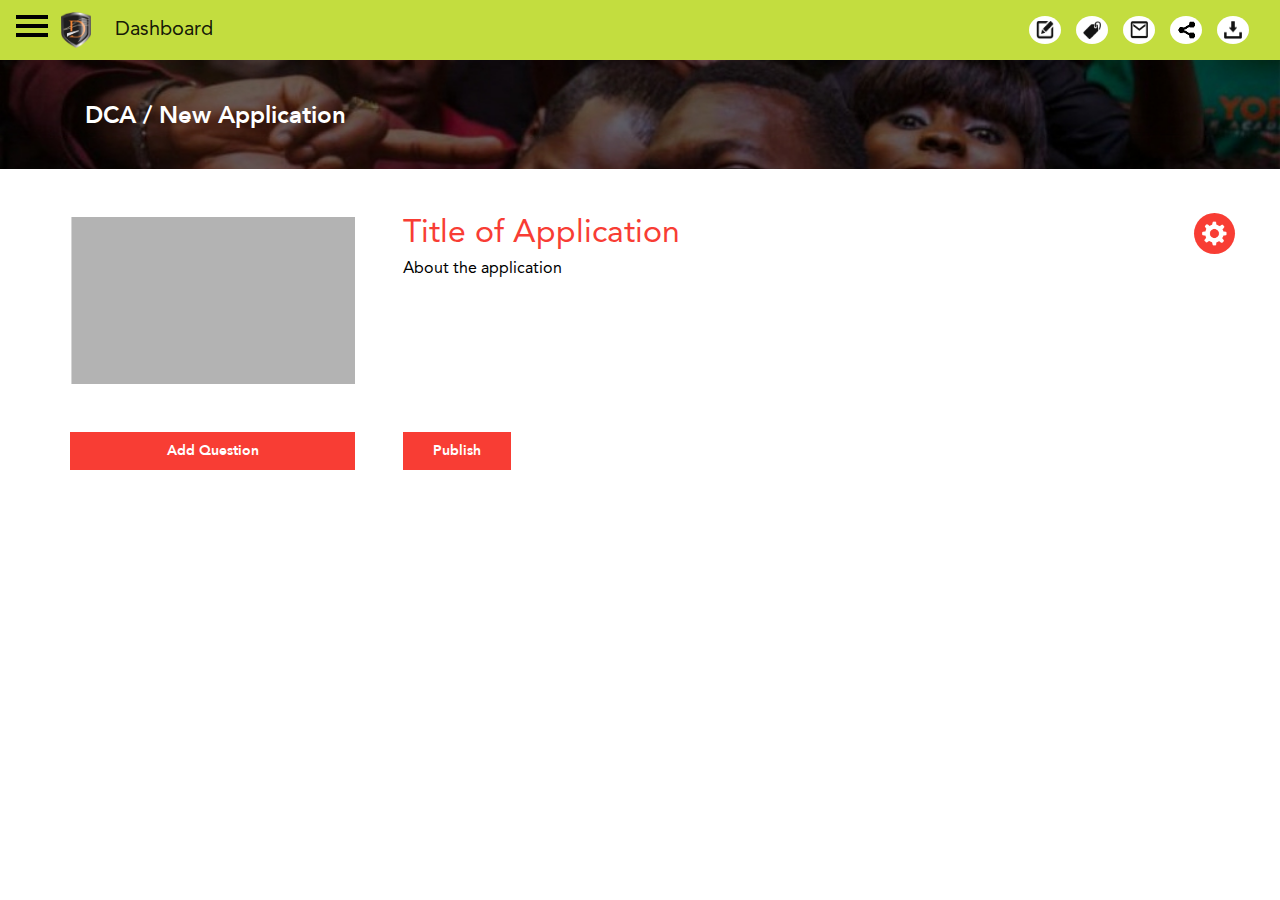
<file: createapp.html>
<!DOCTYPE html>
<html>
<head>
    <title>DCA Project</title>
    <meta charset="utf-8">
    <meta name="viewport" content="width=device-width, initial-scale=1">
    <link rel="stylesheet" href="css/uikit.min.css">
    <link rel="stylesheet" href="css/bootstrap.min.css">
    <link rel="stylesheet" href="css/bootstrap-grid.min.css">
    <link rel="stylesheet" href="css/bootstrap-reboot.min.css">
    <link rel="stylesheet" href="css/style1.css">

</head>
<body class="create">
<div id="wrapper">
    <!-- Sidebar -->
    <nav class="nav m-0" id="sidebar-wrapper" role="navigation">
        <ul class="li nav flex-column">
            <li class="nav-item active">
                <img class="ml-3" src="img/admin.png"> <a class="ml-2 nav-link active" href="#">Admin Dashboard</a>
            </li>
            <li class="nav-item">
                <img class="ml-3" style="padding: 5px;" src="img/studentrec.png"> <a class="ml-2 nav-link" href="#">Student Records</a>
            </li>
            <li class="nav-item">
                <img class="ml-3" style="width: 55px;" src="img/grants.png"> <a class="nav-link " href="#">Grants/Applications</a>
            </li>
            <li class="nav-item">
                <img class="ml-3" style="padding: 5px;" src="img/mantags.png"> <a class="nav-link ml-2" href="#">Manage Tags/Categories</a>
            </li>
            <li class="nav-item">
                <img class="ml-3" style="padding: 4px;"  src="img/settings.png"> <a class="nav-link ml-2" href="#">Settings</a>
            </li>
        </ul>
    </nav>
    <!-- /#sidebar-wrapper -->
</div>
    <!-- Page Content -->
    <div id="page-content-wrapper">
        <nav class="navbar fixed-top navbar-toggleable-md navbar-light bg-faded">
            <button type="button" class="hamburger is-closed" data-toggle="offcanvas">
                <span class="hamb-top"></span>
                <span class="hamb-middle"></span>
                <span class="hamb-bottom"></span>
            </button>
            <button class="navbar-toggler navbar-toggler-right" type="button" data-toggle="collapse" data-target="#navbarNav" aria-controls="navbarNav" aria-expanded="false" aria-label="Toggle navigation">
                <span class="navbar-toggler-icon"></span>
            </button>
            <a class="navbar-brand" href="#">
                <img src="img/logonr.png" width="30" height="30" alt=""><span class="ml-4">Dashboard</span>
            </a>
            <div class="collapse navbar-collapse justify-content-end" id="navbarNav">
            <ul class="nav right">
                <li class="nav-item">
                    <a class="nav-link active" href="#"><img class="img-fluid" src="img/edit.png"></a>
                </li>
                <li class="nav-item">
                    <a class="nav-link" href="#"><img class="img-fluid" src="img/keyhold.png"></a>
                </li>
                <li class="nav-item">
                    <a class="nav-link" href="#"><img class="img-fluid" src="img/message.png"></a>
                </li>
                <li class="nav-item">
                    <a class="nav-link" href="#"><img class="img-fluid" src="img/share.png"></a>
                </li>
                <li class="nav-item">
                    <a class="nav-link" href="#"><img class="img-fluid" src="img/download.png"></a>
                </li>
            </ul>
            </div>
        </nav>
        <div class="one16 color-white mt-5 mb-b container">
            <h4 class="heavy">DCA / New Application</h4>
        </div>
        <div class="m-0 bg-white container-fluid s8">
            <div class="col-md-1 front">
                <div class="badge badge-danger bef d p-2 mt-4 rounded-circle float-right">
                    <a href="#"> <img src="img/settings.png"></a>
                </div>
            </div>
            <div class="p-0 pt-5 container">
                <div class="row m-0 p-0">
                    <div class="p-0 col-md-3">
                        <img class="w-100" src="img/appbg.jpg">
                        <button class="bg-redish uk-button heavy uk-text-capitalize mt-5 color-white btn-block">Add Question</button>
                    </div>
                    <div class="p-0 pl-5 col-md-8">
                        <div class="h144 col-md-12 p-0 m-0">
                            <h2 class="color-redish">Title of Application</h2>
                            <h6 class="color-black">About the application</h6>
                        </div>
                        <button class="inc bg-redish uk-button heavy uk-text-capitalize mt-5 color-white">Publish</button>
                    </div>
                </div>
            </div>
        </div>
    <!-- /#page-content-wrapper -->


</div>
<script src="js/jquery.js"></script>
<script src="js/index.js"></script>
<script src="js/bootstrap.min.js"></script>
</body>
</html>
</file>
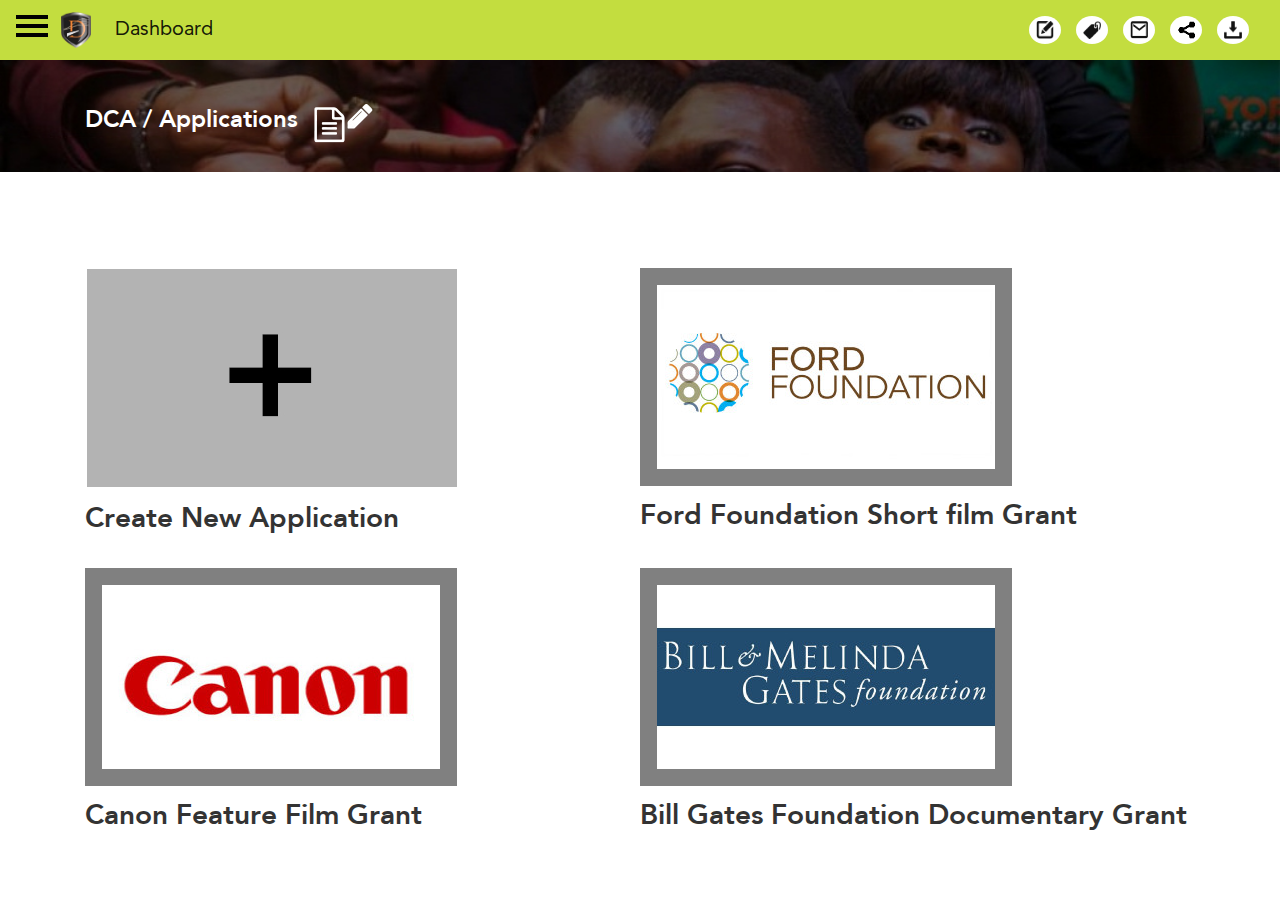
<file: manageapp.html>
<!DOCTYPE html>
<html>
<head>
    <title>DCA Project</title>
    <meta charset="utf-8">
    <meta name="viewport" content="width=device-width, initial-scale=1">
    <link rel="stylesheet" href="css/uikit.min.css">
    <link rel="stylesheet" href="css/bootstrap.min.css">
    <link rel="stylesheet" href="css/bootstrap-grid.min.css">
    <link rel="stylesheet" href="css/bootstrap-reboot.min.css">
    <link rel="stylesheet" href="css/style1.css">

</head>
<body class="create">
<div id="wrapper">
    <!-- Sidebar -->
    <nav class="nav m-0" id="sidebar-wrapper" role="navigation">
        <ul class="li nav flex-column">
            <li class="nav-item active">
                <img class="ml-3" src="img/admin.png"> <a class="ml-2 nav-link active" href="#">Admin Dashboard</a>
            </li>
            <li class="nav-item">
                <img class="ml-3" style="padding: 5px;" src="img/studentrec.png"> <a class="ml-2 nav-link" href="#">Student Records</a>
            </li>
            <li class="nav-item">
                <img class="ml-3" style="width: 55px;" src="img/grants.png"> <a class="nav-link " href="#">Grants/Applications</a>
            </li>
            <li class="nav-item">
                <img class="ml-3" style="padding: 5px;" src="img/mantags.png"> <a class="nav-link ml-2" href="#">Manage Tags/Categories</a>
            </li>
            <li class="nav-item">
                <img class="ml-3" style="padding: 4px;"  src="img/settings.png"> <a class="nav-link ml-2" href="#">Settings</a>
            </li>
        </ul>
    </nav>
    <!-- /#sidebar-wrapper -->
</div>
    <!-- Page Content -->
    <div id="page-content-wrapper">
        <nav class="navbar fixed-top navbar-toggleable-md navbar-light bg-faded">
            <button type="button" class="hamburger is-closed" data-toggle="offcanvas">
                <span class="hamb-top"></span>
                <span class="hamb-middle"></span>
                <span class="hamb-bottom"></span>
            </button>
            <button class="navbar-toggler navbar-toggler-right" type="button" data-toggle="collapse" data-target="#navbarNav" aria-controls="navbarNav" aria-expanded="false" aria-label="Toggle navigation">
                <span class="navbar-toggler-icon"></span>
            </button>
            <a class="navbar-brand" href="#">
                <img src="img/logonr.png" width="30" height="30" alt=""><span class="ml-4">Dashboard</span>
            </a>
            <div class="collapse navbar-collapse justify-content-end" id="navbarNav">
            <ul class="nav right">
                <li class="nav-item">
                    <a class="nav-link active" href="#"><img class="img-fluid" src="img/edit.png"></a>
                </li>
                <li class="nav-item">
                    <a class="nav-link" href="#"><img class="img-fluid" src="img/keyhold.png"></a>
                </li>
                <li class="nav-item">
                    <a class="nav-link" href="#"><img class="img-fluid" src="img/message.png"></a>
                </li>
                <li class="nav-item">
                    <a class="nav-link" href="#"><img class="img-fluid" src="img/share.png"></a>
                </li>
                <li class="nav-item">
                    <a class="nav-link" href="#"><img class="img-fluid" src="img/download.png"></a>
                </li>
            </ul>
            </div>
        </nav>
        <div class="one16 color-white mt-5 mb-b container">
            <h4 class="heavy d-inline">DCA / Applications</h4><span><img class="ml-3 d-inline" src="img/grants.png"></span>
        </div>
        <div class="bg-white pt-5 container-fluid">
            <div class="color-grey container">
                <div class="mt-5 row m-0">
                    <div class="p-0 col-md-6">
                        <a href="#"><img src="img/manapp.jpg" alt="Border rounded"></a>
                        <h3 class="color-grey mt-3 heavy">Create New Application</h3>
                    </div>
                    <div class="p-0 col-md-6">
                        <a href="#"><img class="b" src="img/for_found.jpg" alt="Border rounded"></a>
                        <h3 class="color-grey mt-3 heavy">Ford Foundation Short film Grant</h3>
                    </div>
                </div>
                <div class="row mt-4 m-0">
                    <div class="p-0 col-md-6">
                        <a href="#"><img class="b" src="img/canon.jpg" alt="Border rounded"></a>
                        <h3 class="color-grey mt-3 heavy">Canon Feature Film Grant</h3>
                    </div>
                    <div class="p-0 col-md-6">
                        <a href="#"><img class="b" src="img/bill_&_mel.jpg" alt="Border rounded"></a>
                        <h3 class="color-grey mt-3 heavy">Bill Gates Foundation Documentary Grant</h3>
                    </div>
                </div>
            </div>
        </div>
    <!-- /#page-content-wrapper -->


</div>
<script src="js/jquery.js"></script>
<script src="js/index.js"></script>
<script src="js/bootstrap.min.js"></script>
</body>
</html>
</file>
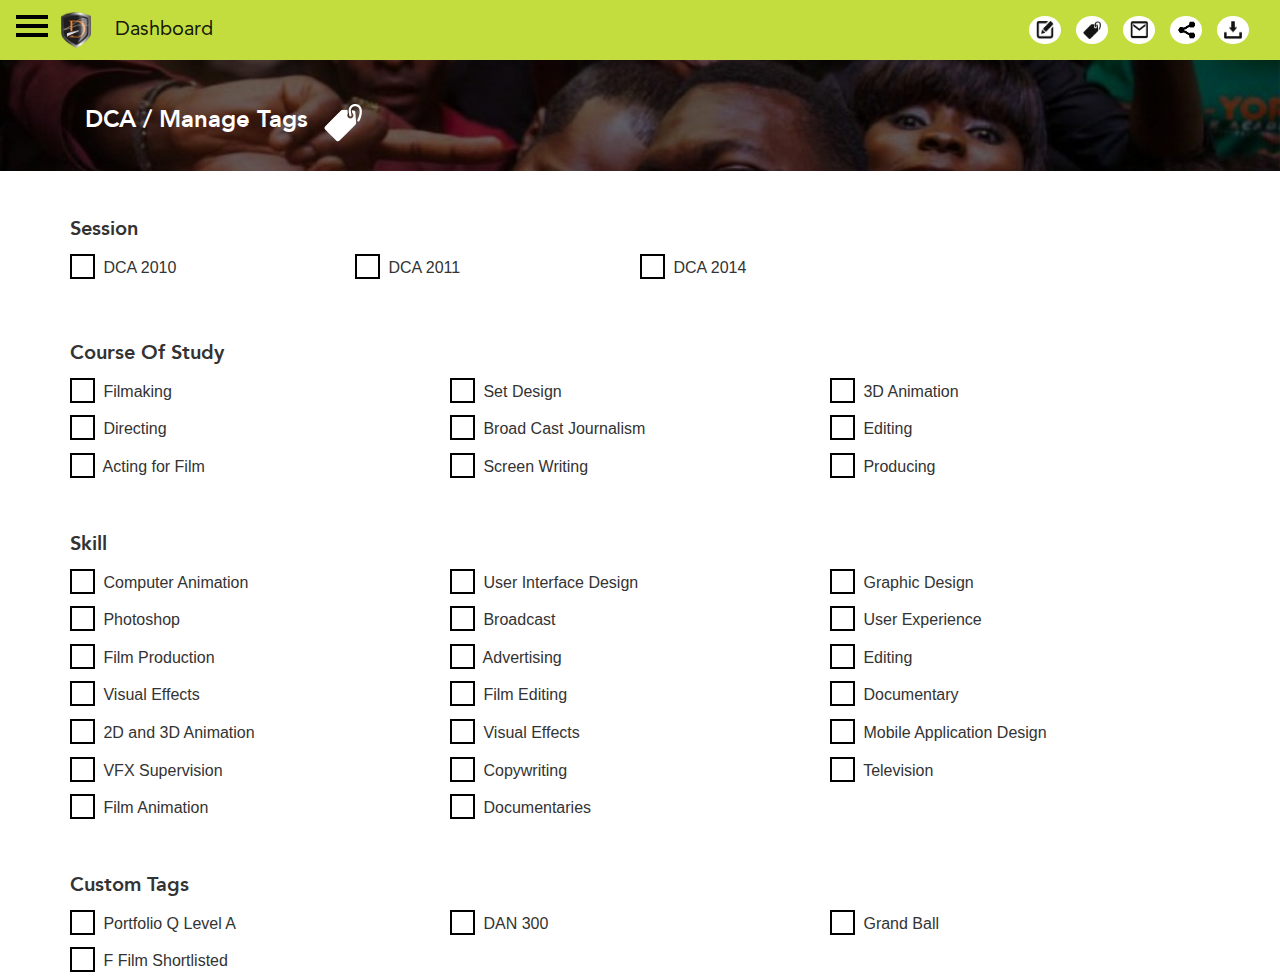
<file: managetags.html>
<!DOCTYPE html>
<html>
<head>
    <title>DCA Project</title>
    <meta charset="utf-8">
    <meta name="viewport" content="width=device-width, initial-scale=1">
    <link rel="stylesheet" href="css/uikit.min.css">
    <link rel="stylesheet" href="css/bootstrap.min.css">
    <link rel="stylesheet" href="css/bootstrap-grid.min.css">
    <link rel="stylesheet" href="css/bootstrap-reboot.min.css">
    <link rel="stylesheet" href="css/style1.css">

</head>
<body class="create">
<div id="wrapper">
    <!-- Sidebar -->
    <nav class="nav m-0" id="sidebar-wrapper" role="navigation">
        <ul class="li nav flex-column">
            <li class="nav-item active">
                <img class="ml-3" src="img/admin.png"> <a class="ml-2 nav-link active" href="#">Admin Dashboard</a>
            </li>
            <li class="nav-item">
                <img class="ml-3" style="padding: 5px;" src="img/studentrec.png"> <a class="ml-2 nav-link" href="#">Student Records</a>
            </li>
            <li class="nav-item">
                <img class="ml-3" style="width: 55px;" src="img/grants.png"> <a class="nav-link " href="#">Grants/Applications</a>
            </li>
            <li class="nav-item">
                <img class="ml-3" style="padding: 5px;" src="img/mantags.png"> <a class="nav-link ml-2" href="#">Manage Tags/Categories</a>
            </li>
            <li class="nav-item">
                <img class="ml-3" style="padding: 4px;"  src="img/settings.png"> <a class="nav-link ml-2" href="#">Settings</a>
            </li>
        </ul>
    </nav>
    <!-- /#sidebar-wrapper -->
</div>
    <!-- Page Content -->
    <div id="page-content-wrapper">
        <nav class="navbar fixed-top navbar-toggleable-md navbar-light bg-faded">
            <button type="button" class="hamburger is-closed" data-toggle="offcanvas">
                <span class="hamb-top"></span>
                <span class="hamb-middle"></span>
                <span class="hamb-bottom"></span>
            </button>
            <button class="navbar-toggler navbar-toggler-right" type="button" data-toggle="collapse" data-target="#navbarNav" aria-controls="navbarNav" aria-expanded="false" aria-label="Toggle navigation">
                <span class="navbar-toggler-icon"></span>
            </button>
            <a class="navbar-brand" href="#">
                <img src="img/logonr.png" width="30" height="30" alt=""><span class="ml-4">Dashboard</span>
            </a>
            <div class="collapse navbar-collapse justify-content-end" id="navbarNav">
            <ul class="nav right">
                <li class="nav-item">
                    <a class="nav-link active" href="#"><img class="img-fluid" src="img/edit.png"></a>
                </li>
                <li class="nav-item">
                    <a class="nav-link" href="#"><img class="img-fluid" src="img/keyhold.png"></a>
                </li>
                <li class="nav-item">
                    <a class="nav-link" href="#"><img class="img-fluid" src="img/message.png"></a>
                </li>
                <li class="nav-item">
                    <a class="nav-link" href="#"><img class="img-fluid" src="img/share.png"></a>
                </li>
                <li class="nav-item">
                    <a class="nav-link" href="#"><img class="img-fluid" src="img/download.png"></a>
                </li>
            </ul>
            </div>
        </nav>
        <div class="one16 color-white mt-5 mb-b container">
            <h4 class="heavy d-inline">DCA / Manage Tags</h4><span><img class="ml-3 d-inline" src="img/mantags.png"></span>
        </div>
        <div class="bg-white pt-5 container-fluid">
            <div class="p-0 color-grey container">
                <div class="">
                    <h5 class="p-0 heavy text-capitalize">Session</h5>
                </div>
                <form class="m-0 row">
                    <div class="p-0 col-md-3 d-inline-block form-check">
                        <label class="ml-0 label--checkbox">
                            <input type="checkbox" class="checkbox">
                            DCA 2010
                        </label>
                    </div>
                    <div class="p-0 col-md-3 d-inline-block form-check">
                        <label class="ml-0 label--checkbox">
                            <input type="checkbox" class="checkbox">
                            DCA 2011
                        </label>
                    </div>
                    <div class="p-0 col-md-3 d-inline-block form-check">
                        <label class="ml-0 label--checkbox">
                            <input type="checkbox" class="checkbox">
                            DCA 2014
                        </label>
                    </div>
                </form>
                <div class="mt-5">
                    <h5 class="heavy text-capitalize">Course of Study</h5>
                </div>
                <form class="">
                    <div class="m-0 row">
                    <div class="p-0 col-md-4 d-inline-block">
                        <label class="ml-0 label--checkbox">
                            <input type="checkbox" class="checkbox">
                            Filmaking
                        </label>
                    </div>
                    <div class="p-0 col-md-4 d-inline-block">
                        <label class="ml-0 label--checkbox">
                            <input type="checkbox" class="checkbox">
                            Set Design
                        </label>
                    </div>
                    <div class="p-0 col-md-4 d-inline-block">
                        <label class="ml-0 label--checkbox">
                            <input type="checkbox" class="checkbox">
                            3D Animation
                        </label>
                    </div>
                    </div>
                    <div class="m-0 row">
                    <div class="p-0 col-md-4 d-inline-block">
                        <label class="ml-0 label--checkbox">
                            <input type="checkbox" class="checkbox">
                            Directing
                        </label>
                    </div>
                    <div class="p-0 col-md-4 d-inline-block">
                        <label class="ml-0 label--checkbox">
                            <input type="checkbox" class="checkbox">
                            Broad Cast Journalism
                        </label>
                    </div>
                    <div class="p-0 col-md-4 d-inline-block">
                        <label class="ml-0 label--checkbox">
                            <input type="checkbox" class="checkbox">
                            Editing
                        </label>
                    </div>
                    </div>
                    <div class="m-0 row">
                    <div class="p-0 col-md-4 d-inline-block">
                        <label class="ml-0 label--checkbox">
                            <input type="checkbox" class="checkbox">
                            Acting for Film
                        </label>
                    </div>
                    <div class="p-0 col-md-4 d-inline-block">
                        <label class="ml-0 label--checkbox">
                            <input type="checkbox" class="checkbox">
                            Screen Writing
                        </label>
                    </div>
                    <div class="p-0 col-md-4 d-inline-block">
                        <label class="ml-0 label--checkbox">
                            <input type="checkbox" class="checkbox">
                            Producing
                        </label>
                    </div>
                    </div>
                </form>
                <div class="mt-5">
                    <h5 class="heavy text-capitalize">Skill</h5>
                </div>
                <form class="">
                    <div class="m-0 row">
                    <div class="p-0 col-md-4 d-inline-block">
                        <label class="ml-0 label--checkbox">
                            <input type="checkbox" class="checkbox">
                            Computer Animation
                        </label>
                    </div>
                    <div class="p-0 col-md-4 d-inline-block">
                        <label class="ml-0 label--checkbox">
                            <input type="checkbox" class="checkbox">
                            User Interface Design
                        </label>
                    </div>
                    <div class="p-0 col-md-4 d-inline-block">
                        <label class="ml-0 label--checkbox">
                            <input type="checkbox" class="checkbox">
                            Graphic Design
                        </label>
                    </div>
                    </div>
                    <div class="m-0 row">
                    <div class="p-0 col-md-4 d-inline-block">
                        <label class="ml-0 label--checkbox">
                            <input type="checkbox" class="checkbox">
                            Photoshop
                        </label>
                    </div>
                    <div class="p-0 col-md-4 d-inline-block">
                        <label class="ml-0 label--checkbox">
                            <input type="checkbox" class="checkbox">
                            Broadcast
                        </label>
                    </div>
                    <div class="p-0 col-md-4 d-inline-block">
                        <label class="ml-0 label--checkbox">
                            <input type="checkbox" class="checkbox">
                            User Experience
                        </label>
                    </div>
                    </div>
                    <div class="m-0 row">
                    <div class="p-0 col-md-4 d-inline-block">
                        <label class="ml-0 label--checkbox">
                            <input type="checkbox" class="checkbox">
                            Film Production
                        </label>
                    </div>
                    <div class="p-0 col-md-4 d-inline-block">
                        <label class="ml-0 label--checkbox">
                            <input type="checkbox" class="checkbox">
                            Advertising
                        </label>
                    </div>
                    <div class="p-0 col-md-4 d-inline-block">
                        <label class="ml-0 label--checkbox">
                            <input type="checkbox" class="checkbox">
                            Editing
                        </label>
                    </div>
                    </div>
                    <div class="m-0 row">
                    <div class="p-0 col-md-4 d-inline-block">
                        <label class="ml-0 label--checkbox">
                            <input type="checkbox" class="checkbox">
                            Visual Effects
                        </label>
                    </div>
                    <div class="p-0 col-md-4 d-inline-block">
                        <label class="ml-0 label--checkbox">
                            <input type="checkbox" class="checkbox">
                            Film Editing
                        </label>
                    </div>
                    <div class="p-0 col-md-4 d-inline-block">
                        <label class="ml-0 label--checkbox">
                            <input type="checkbox" class="checkbox">
                            Documentary
                        </label>
                    </div>
                    </div>
                    <div class="m-0 row">
                    <div class="p-0 col-md-4 d-inline-block">
                        <label class="ml-0 label--checkbox">
                            <input type="checkbox" class="checkbox">
                            2D and 3D Animation
                        </label>
                    </div>
                    <div class="p-0 col-md-4 d-inline-block">
                        <label class="ml-0 label--checkbox">
                            <input type="checkbox" class="checkbox">
                            Visual Effects
                        </label>
                    </div>
                    <div class="p-0 col-md-4 d-inline-block">
                        <label class="ml-0 label--checkbox">
                            <input type="checkbox" class="checkbox">
                            Mobile Application Design
                        </label>
                    </div>
                    </div>
                    <div class="m-0 row">
                    <div class="p-0 col-md-4 d-inline-block">
                        <label class="ml-0 label--checkbox">
                            <input type="checkbox" class="checkbox">
                            VFX Supervision
                        </label>
                    </div>
                    <div class="p-0 col-md-4 d-inline-block">
                        <label class="ml-0 label--checkbox">
                            <input type="checkbox" class="checkbox">
                            Copywriting
                        </label>
                    </div>
                    <div class="p-0 col-md-4 d-inline-block">
                        <label class="ml-0 label--checkbox">
                            <input type="checkbox" class="checkbox">
                            Television
                        </label>
                    </div>
                    </div>
                    <div class="m-0 row">
                    <div class="p-0 col-md-4 d-inline-block">
                        <label class="ml-0 label--checkbox">
                            <input type="checkbox" class="checkbox">
                            Film Animation
                        </label>
                    </div>
                    <div class="p-0 col-md-4 d-inline-block">
                        <label class="ml-0 label--checkbox">
                            <input type="checkbox" class="checkbox">
                            Documentaries
                        </label>
                    </div>
                    </div>
                </form>
                <div class="mt-5">
                    <h5 class="heavy text-capitalize">Custom Tags</h5>
                </div>
                <form class="">
                    <div class="m-0 row">
                        <div class="p-0 col-md-4 d-inline-block">
                            <label class="ml-0 label--checkbox">
                                <input type="checkbox" class="checkbox">
                                Portfolio Q Level A
                            </label>
                        </div>
                        <div class="p-0 col-md-4 d-inline-block">
                            <label class="ml-0 label--checkbox">
                                <input type="checkbox" class="checkbox">
                                DAN 300
                            </label>
                        </div>
                        <div class="p-0 col-md-4 d-inline-block">
                            <label class="ml-0 label--checkbox">
                                <input type="checkbox" class="checkbox">
                                Grand Ball
                            </label>
                        </div>
                    </div>
                    <div class="m-0 row">
                        <div class="p-0 col-md-4 d-inline-block">
                            <label class="ml-0 label--checkbox">
                                <input type="checkbox" class="checkbox">
                                F Film Shortlisted
                            </label>
                        </div>
                    </div>
                    </div>
                </form>
            </div>
        </div>
    <!-- /#page-content-wrapper -->


</div>
<script src="js/jquery.js"></script>
<script src="js/index.js"></script>
<script src="js/bootstrap.min.js"></script>
</body>
</html>
</file>
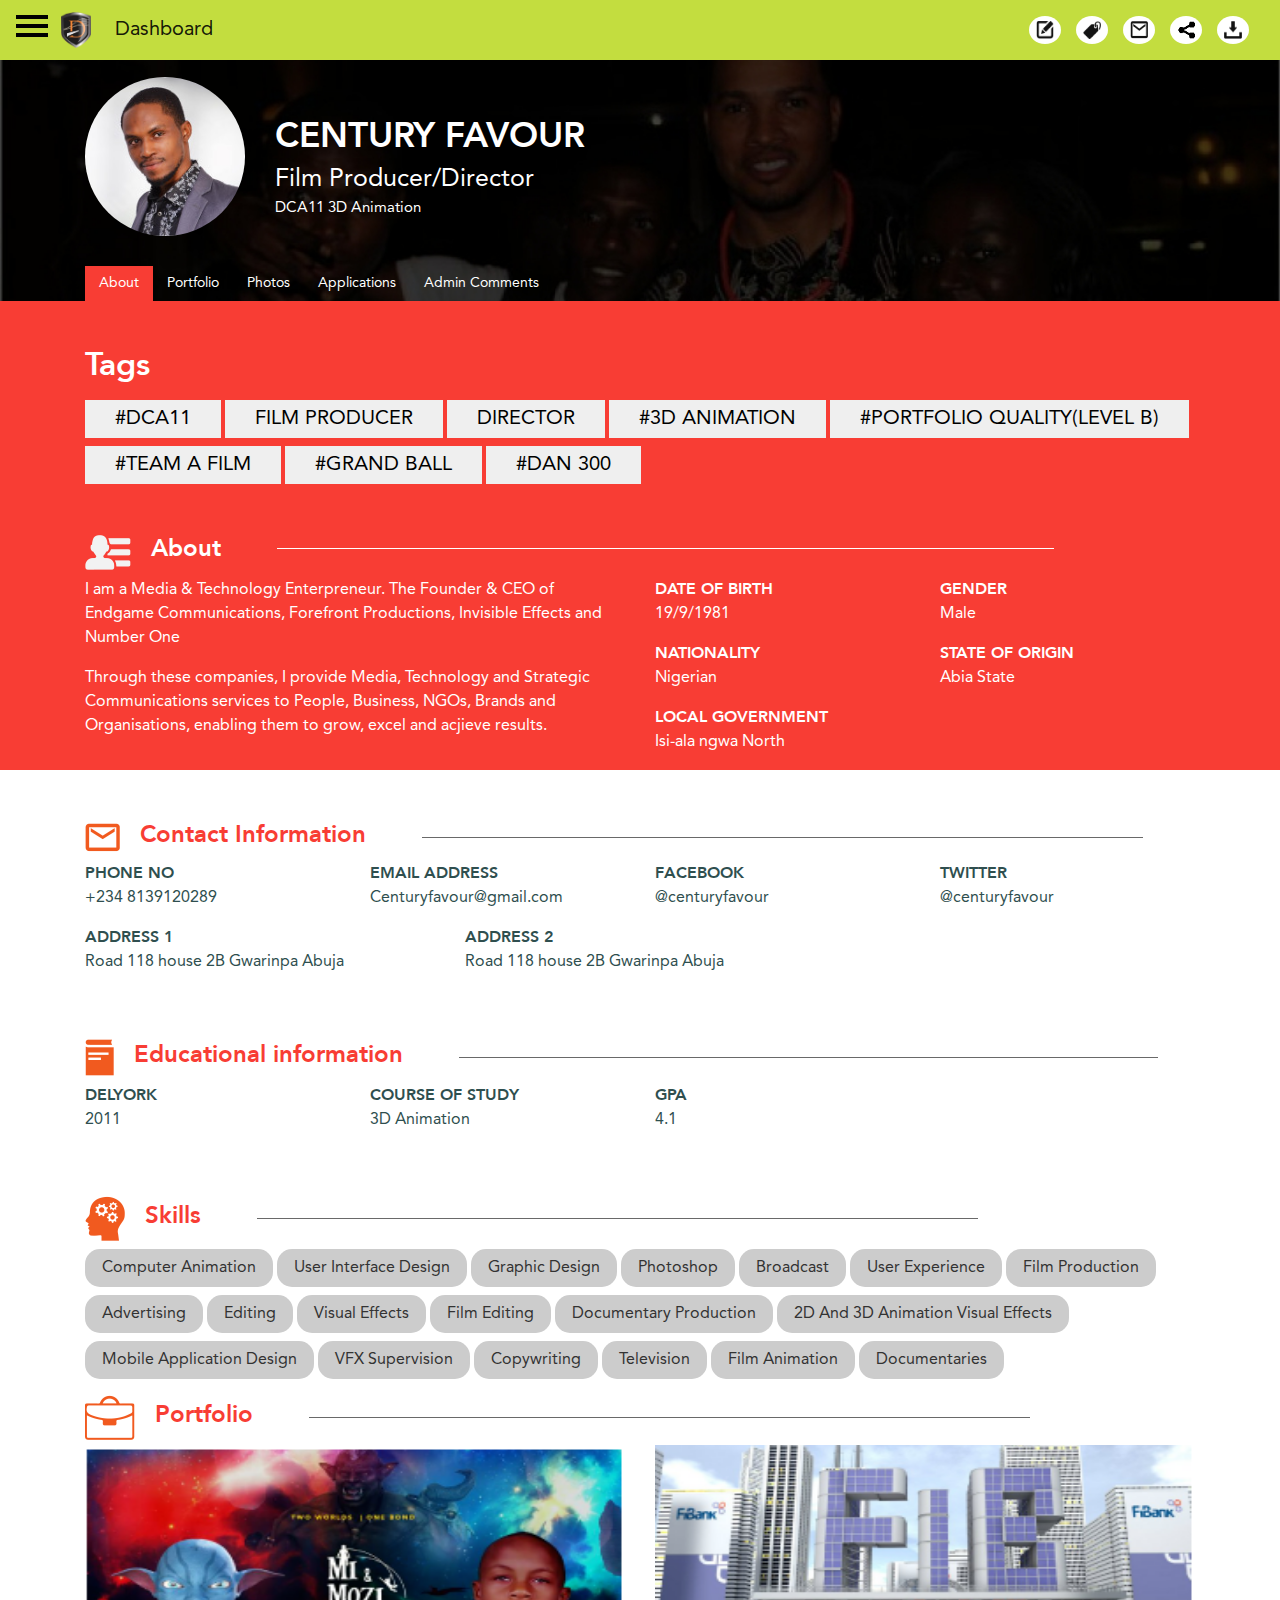
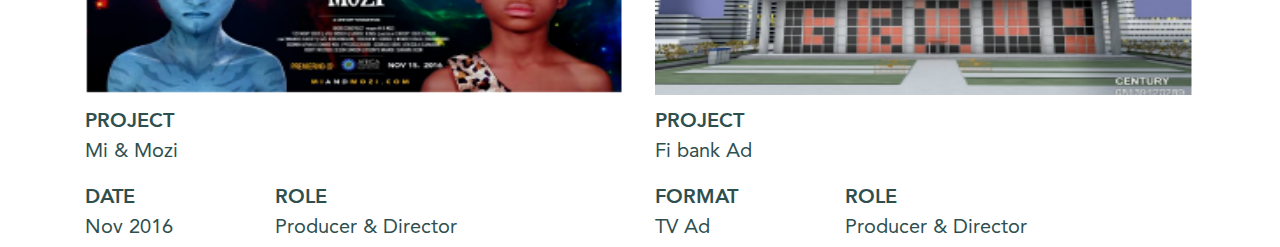
<file: portf.html>
<!DOCTYPE html>
<html id="Login-container">
<head>
    <title>DCA Project</title>
    <meta charset="utf-8">
    <meta name="viewport" content="width=device-width, initial-scale=1">
    <link rel="stylesheet" href="css/uikit.min.css">
    <link rel="stylesheet" href="css/bootstrap.min.css">
    <link rel="stylesheet" href="css/bootstrap-grid.min.css">
    <link rel="stylesheet" href="css/bootstrap-reboot.min.css">
    <link rel="stylesheet" href="css/style1.css">

</head>
<body class="profile">
<div id="wrapper">
    <!-- Sidebar -->
    <nav class="nav" id="sidebar-wrapper" role="navigation">
        <ul class="li nav flex-column">
            <li class="nav-item active">
                <img class="ml-3" src="img/admin.png"> <a class="ml-2 nav-link active" href="#">Admin Dashboard</a>
            </li>
            <li class="nav-item">
                <img class="ml-3" style="padding: 5px;" src="img/studentrec.png"> <a class="ml-2 nav-link" href="#">Student Records</a>
            </li>
            <li class="nav-item">
                <img class="ml-3" style="width: 55px;" src="img/grants.png"> <a class="nav-link " href="#">Grants/Applications</a>
            </li>
            <li class="nav-item">
                <img class="ml-3" style="padding: 5px;" src="img/mantags.png"> <a class="nav-link ml-2" href="#">Manage Tags/Categories</a>
            </li>
            <li class="nav-item">
                <img class="ml-3" style="padding: 4px;"  src="img/settings.png"> <a class="nav-link ml-2" href="#">Settings</a>
            </li>
        </ul>
    </nav>
    <!-- /#sidebar-wrapper -->

    <!-- Page Content -->
    <div id="page-content-wrapper">
        <nav class="navbar fixed-top navbar-toggleable-md navbar-light bg-faded">
            <button type="button" class="hamburger is-closed" data-toggle="offcanvas">
                <span class="hamb-top"></span>
                <span class="hamb-middle"></span>
                <span class="hamb-bottom"></span>
            </button>
            <button class="navbar-toggler navbar-toggler-right" type="button" data-toggle="collapse" data-target="#navbarNav" aria-controls="navbarNav" aria-expanded="false" aria-label="Toggle navigation">
                <span class="navbar-toggler-icon"></span>
            </button>
            <a class="navbar-brand" href="#">
                <img src="img/logonr.png" width="30" height="30" alt=""><span class="ml-4">Dashboard</span>
            </a>
            <div class="collapse navbar-collapse justify-content-end" id="navbarNav">
            <ul class="nav right">
                <li class="nav-item">
                    <a class="nav-link active" href="#"><img class="img-fluid" src="img/edit.png"></a>
                </li>
                <li class="nav-item">
                    <a class="nav-link" href="#"><img class="img-fluid" src="img/keyhold.png"></a>
                </li>
                <li class="nav-item">
                    <a class="nav-link" href="#"><img class="img-fluid" src="img/message.png"></a>
                </li>
                <li class="nav-item">
                    <a class="nav-link" href="#"><img class="img-fluid" src="img/share.png"></a>
                </li>
                <li class="nav-item">
                    <a class="nav-link" href="#"><img class="img-fluid" src="img/download.png"></a>
                </li>
            </ul>
            </div>
        </nav>
        <div class=" mt-5 mb-b container">
            <div class="row">
                <div class="mt-b col-md-2">
                    <img class="img rounded-circle img-fluid" src="img/centimage.jpg">
                </div>
                <div class="col-md-5 mt-a">
                    <h2 class="name color-white ">CENTURY FAVOUR</h2>
                    <h3 class="occu color-white ">Film Producer/Director</h3>
                    <h4 class="tag color-white ">DCA11 3D Animation</h4>
                </div>
            </div>
        </div>
        <!-- Nav tabs -->
        <div class="container-fluid p-0">
        <ul class="rest container border-0 mb-0 uk-subnav" role="tablist">
            <li class="about nav-item">
                <a class="nav-link active flex-md-column" data-toggle="tab" href="#home" role="tab">About</a>
            </li>
            <li class="portf nav-item flex-md-column">
                <a class="nav-link" data-toggle="tab" href="#profile" role="tab">Portfolio</a>
            </li>
            <li class="photo nav-item flex-md-column">
                <a class="nav-link" data-toggle="tab" href="#messages" role="tab">Photos</a>
            </li>
            <li class="app nav-item flex-md-column">
                <a class="nav-link" data-toggle="tab" href="#settings" role="tab">Applications</a>
            </li>
            <li class="adcom nav-item flex-md-column">
                <a class="nav-link" data-toggle="tab" href="#adcom" role="tab">Admin Comments</a>
            </li>
        </ul>

        <!-- Tab panes -->
        <div class="tab-content">
            <div class="bg-redish tab-pane active" id="home" role="tabpanel">
                    <div class="container color-white pt-5">
                            <h2 class="heavy" style="color: #ffffff">Tags</h2>
                            <p class="aef color-black" uk-margin>
                                <button class="uk-button mt-2">#DCA11</button>
                                <button class="uk-button mt-2">Film Producer</button>
                                <button class="uk-button mt-2">Director</button>
                                <button class="uk-button mt-2">#3D Animation</button>
                                <button class="uk-button mt-2">#Portfolio Quality(Level B)</button>
                                <button class="uk-button mt-2">#Team A Film</button>
                                <button class="uk-button mt-2">#Grand Ball</button>
                                <button class="uk-button mt-2">#DAN 300</button>
                            </p>
                            <div class="mt-5"><img src="img/about.png"><span class="heavy uk-text-large uk-margin-left">About</span><sup class="divider"></sup></div>
                            <div class="mt-2 row">
                                <div class="col-md-6">
                                    <p class="">I am a Media & Technology Enterpreneur. The Founder & CEO of Endgame Communications, Forefront Productions, Invisible Effects and Number One</p>
                                    <p class="">Through these companies, I provide Media, Technology and Strategic Communications services to People, Business, NGOs, Brands and Organisations, enabling them to grow,  excel and acjieve results.</p>
                                </div>
                                <div class="col-md-3">
                                    <p class="heavy mb-0">DATE OF BIRTH</p>
                                    <p class="mt-0">19/9/1981</p>
                                    <p class="heavy mb-0">NATIONALITY</p>
                                    <p class="mt-0">Nigerian</p>
                                    <p class="heavy mb-0">LOCAL GOVERNMENT</p>
                                    <p class="mt-0">Isi-ala ngwa North</p>
                                </div>
                                <div class="col-md-3">
                                    <p class="heavy mb-0">GENDER</p>
                                    <p class="mt-0">Male</p>
                                    <p class="heavy mb-0">STATE OF ORIGIN</p>
                                    <p class="mt-0">Abia State</p>
                                </div>
                            </div>
                            </div>
                <div class="w-100 bg-white color-black pt-5">
                        <div class=" container color-d-grey">
                            <div><img src="img/contact.png"><span class="color-redish uk-text-large heavy uk-margin-left">Contact Information</span><sup class="divider-grey"></sup>
                            </div>
                            <div class="mt-2">
                                <div class="row">
                                    <div class="col-md-3">
                                        <p class="heavy mb-0">PHONE NO</p>
                                        <p class="mt-0">+234 8139120289</p>
                                    </div>
                                    <div class="col-md-3">
                                        <p class="heavy mb-0">EMAIL ADDRESS</p>
                                        <p class="mt-0">Centuryfavour@gmail.com</p>
                                    </div>
                                    <div class="col-md-3">
                                        <p class="heavy mb-0">FACEBOOK</p>
                                        <p class="mt-0">@centuryfavour</p>
                                    </div>
                                    <div class="col-md-3">
                                        <p class="heavy mb-0">TWITTER</p>
                                        <p class="mt-0">@centuryfavour</p>
                                    </div>
                                </div>
                                <div class="row">
                                    <div class="col-md-4">
                                        <p class="heavy mb-0">ADDRESS 1</p>
                                        <p class="mt-0">Road 118 house 2B Gwarinpa Abuja</p>
                                    </div>
                                    <div class="col-md-4">
                                        <p class="heavy mb-0">ADDRESS 2</p>
                                        <p class="mt-0">Road 118 house 2B Gwarinpa Abuja</p>
                                    </div>
                                </div>
                            </div>
                            <div class="pt-5"><img id="ed" src="img/ed.png"><span class="color-redish uk-text-large heavy uk-margin-left">Educational information</span><sup class="divider-grey2"></sup>
                            </div>
                            <div class="mt-2 row">
                                <div class="col-md-3">
                                    <p class="heavy mb-0">DELYORK</p>
                                    <p class="mt-0">2011</p>
                                </div>
                                <div class="col-md-3">
                                    <p class="heavy mb-0">COURSE OF STUDY</p>
                                    <p class="mt-0">3D Animation</p>
                                </div>
                                <div class="col-md-4">
                                    <p class="heavy mb-0">GPA</p>
                                    <p class="mt-0">4.1</p>
                                </div>
                            </div>
                            <div class="pt-5"><img id="skills" src="img/skils.png"><span class="color-redish uk-text-large heavy uk-margin-left">Skills</span><sup class="divider-grey"></sup>
                            </div>
                            <p class="bt text-capitalize" uk-margin>
                                <button class="uk-button uk-button-default round bg-grey btn mt-2">Computer Animation</button>
                                <button class="uk-button uk-button-default round bg-grey btn mt-2">User Interface Design</button>
                                <button class="uk-button uk-button-default round bg-grey btn mt-2">Graphic Design</button>
                                <button class="uk-button uk-button-default round bg-grey btn mt-2">Photoshop</button>
                                <button class="uk-button uk-button-default round bg-grey btn mt-2">Broadcast</button>
                                <button class="uk-button uk-button-default round bg-grey btn mt-2">User Experience</button>
                                <button class="uk-button uk-button-default round bg-grey btn mt-2">Film Production</button>
                                <button class="uk-button uk-button-default round bg-grey btn mt-2">Advertising</button>
                                <button class="uk-button uk-button-default round bg-grey btn mt-2">Editing</button>
                                <button class="uk-button uk-button-default round bg-grey btn mt-2">Visual Effects</button>
                                <button class="uk-button uk-button-default round bg-grey btn mt-2">Film Editing</button>
                                <button class="uk-button uk-button-default round bg-grey btn mt-2">Documentary Production</button>
                                <button class="uk-button uk-button-default round bg-grey btn mt-2">2D and 3D Animation visual Effects</button>
                                <button class="uk-button uk-button-default round bg-grey btn mt-2">mobile Application Design</button>
                                <button class="uk-button uk-button-default round bg-grey btn mt-2">VFX Supervision</button>
                                <button class="uk-button uk-button-default round bg-grey btn mt-2">Copywriting</button>
                                <button class="uk-button uk-button-default round bg-grey btn mt-2">television</button>
                                <button class="uk-button uk-button-default round bg-grey btn mt-2">Film Animation</button>
                                <button class="uk-button uk-button-default round bg-grey btn mt-2">Documentaries</button>
                            </p>
                            <div><img id="port" src="img/portf.png"><span id="redish" class="color-redish uk-text-large heavy uk-margin-left">Portfolio</span><sup class="divider-grey"></sup>
                            </div>
                            <div id="moz" class="row ">
                                <div class="col-md-6">
                                    <a href="portit.html"><img class="w-100 one img-fluid" src="img/minmoz.png"></a>
                                    <div class="p-0 m-0 row">
                                        <div class="mt-3 row">
                                            <h5 class="col-md-12 color-d-grey heavy">PROJECT</h5>
                                            <h5 class="col-md-12 color-d-grey mt-0">Mi & Mozi</h5>
                                        </div>
                                    </div>
                                    <div class="row">
                                        <div class="mt-3 col-md-4">
                                            <h5 class="col-md-12 p-0 color-d-grey heavy">DATE</h5>
                                            <h5 class="col-md-12 p-0 color-d-grey mt-0">Nov 2016</h5>
                                        </div>
                                        <div class="mt-3 col-md-6">
                                            <h5 class="color-d-grey heavy">ROLE</h5>
                                            <h5 class="color-d-grey mt-0">Producer & Director</h5>
                                        </div>
                                    </div>
                                </div>
                                <div class="col-md-6">
                                    <a href="portit.html"><img class="w-100 two img-fluid" src="img/proj.png"></a>
                                    <div class="p-0 m-0 row">
                                        <div class="mt-3 row">
                                            <h5 class="col-md-12 color-d-grey heavy">PROJECT</h5>
                                            <h5 class="col-md-12 color-d-grey mt-0">Fi bank Ad</h5>
                                        </div>
                                    </div>
                                    <div class="row">
                                        <div class="mt-3 col-md-4">
                                            <h5 class="color-d-grey heavy">FORMAT</h5>
                                            <h5 class="color-d-grey mt-0">TV Ad</h5>
                                        </div>
                                        <div class="mt-3 col-md-6">
                                            <h5 class="color-d-grey heavy">ROLE</h5>
                                            <h5 class="color-d-grey mt-0">Producer & Director</h5>
                                        </div>
                                    </div>
                                </div>
                            </div>

                        </div>
                    </div>
                    </div>
            <div class="bg-white tab-pane" id="profile" role="tabpanel">...sdfsdfs</div>
            <div class="bg-white tab-pane" id="messages" role="tabpanel">.sdfsdfsdf..</div>
            <div class="bg-white tab-pane" id="settings" role="tabpanel">.sdfsdfsdf..</div>
            <div class="bg-white tab-pane" id="adcom" role="tabpanel">.sdfsdfsdf..</div>
        </div>
        </div>
    </div>
    <!-- /#page-content-wrapper -->

</div>
<script src="js/jquery.js"></script>
<script src="js/index.js"></script>
<script src="js/bootstrap.min.js"></script>
</body>
</html>
</file>
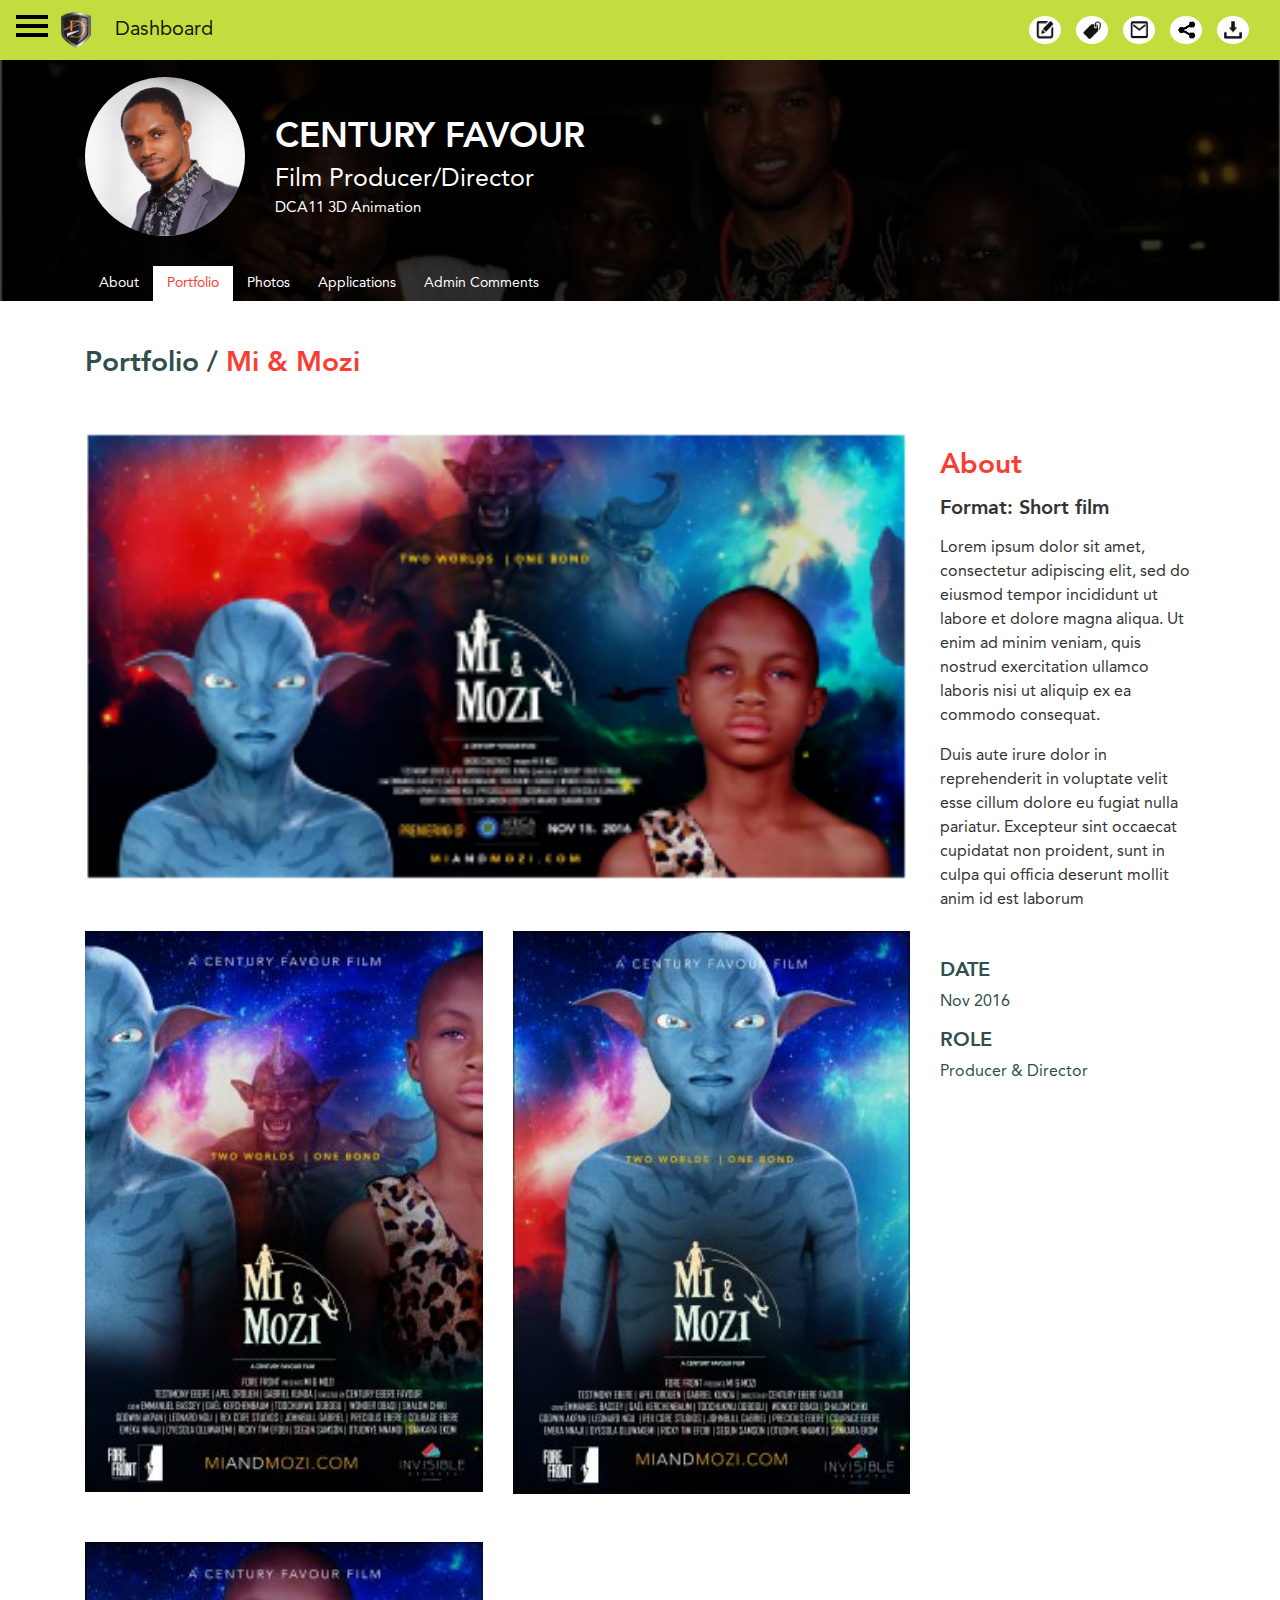
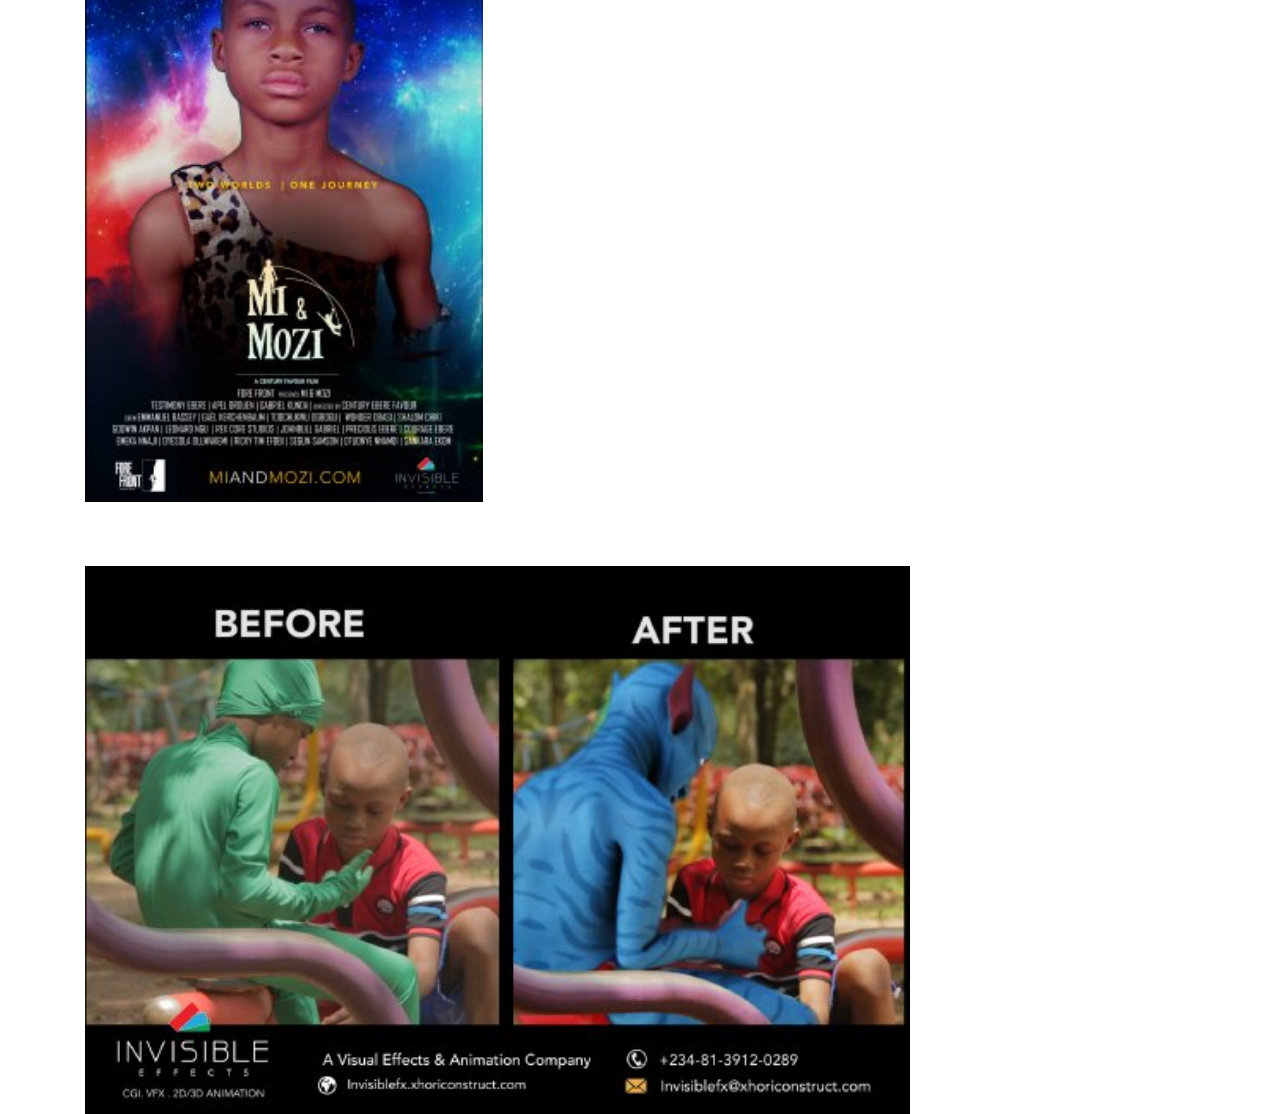
<file: portfoliosub.html>
<!DOCTYPE html>
<html id="Login-container">
<head>
    <title>DCA Project</title>
    <meta charset="utf-8">
    <meta name="viewport" content="width=device-width, initial-scale=1">
    <link rel="stylesheet" href="css/uikit.min.css">
    <link rel="stylesheet" href="css/bootstrap.min.css">
    <link rel="stylesheet" href="css/bootstrap-grid.min.css">
    <link rel="stylesheet" href="css/bootstrap-reboot.min.css">
    <link rel="stylesheet" href="css/style1.css">

</head>
<body class="profile">
<div id="wrapper">
    <!-- Sidebar -->
    <nav class="nav" id="sidebar-wrapper" role="navigation">
        <ul class="li nav flex-column">
            <li class="nav-item active">
                <img class="ml-3" src="img/admin.png"> <a class="ml-2 nav-link active" href="#">Admin Dashboard</a>
            </li>
            <li class="nav-item">
                <img class="ml-3" style="padding: 5px;" src="img/studentrec.png"> <a class="ml-2 nav-link" href="#">Student Records</a>
            </li>
            <li class="nav-item">
                <img class="ml-3" style="width: 55px;" src="img/grants.png"> <a class="nav-link " href="#">Grants/Applications</a>
            </li>
            <li class="nav-item">
                <img class="ml-3" style="padding: 5px;" src="img/mantags.png"> <a class="nav-link ml-2" href="#">Manage Tags/Categories</a>
            </li>
            <li class="nav-item">
                <img class="ml-3" style="padding: 4px;"  src="img/settings.png"> <a class="nav-link ml-2" href="#">Settings</a>
            </li>
        </ul>
    </nav>
    <!-- /#sidebar-wrapper -->

    <!-- Page Content -->
    <div id="page-content-wrapper">
        <nav class="navbar fixed-top navbar-toggleable-md navbar-light bg-faded">
            <button type="button" class="hamburger is-closed" data-toggle="offcanvas">
                <span class="hamb-top"></span>
                <span class="hamb-middle"></span>
                <span class="hamb-bottom"></span>
            </button>
            <button class="navbar-toggler navbar-toggler-right" type="button" data-toggle="collapse" data-target="#navbarNav" aria-controls="navbarNav" aria-expanded="false" aria-label="Toggle navigation">
                <span class="navbar-toggler-icon"></span>
            </button>
            <a class="navbar-brand" href="#">
                <img src="img/logonr.png" width="30" height="30" alt=""><span class="ml-4">Dashboard</span>
            </a>
            <div class="collapse navbar-collapse justify-content-end" id="navbarNav">
            <ul class="nav right">
                <li class="nav-item">
                    <a class="nav-link active" href="#"><img class="img-fluid" src="img/edit.png"></a>
                </li>
                <li class="nav-item">
                    <a class="nav-link" href="#"><img class="img-fluid" src="img/keyhold.png"></a>
                </li>
                <li class="nav-item">
                    <a class="nav-link" href="#"><img class="img-fluid" src="img/message.png"></a>
                </li>
                <li class="nav-item">
                    <a class="nav-link" href="#"><img class="img-fluid" src="img/share.png"></a>
                </li>
                <li class="nav-item">
                    <a class="nav-link" href="#"><img class="img-fluid" src="img/download.png"></a>
                </li>
            </ul>
            </div>
        </nav>
        <div class=" mt-5 mb-b container">
            <div class="row">
                <div class="mt-b col-md-2">
                    <img class="img rounded-circle img-fluid" src="img/centimage.jpg">
                </div>
                <div class="col-md-5 mt-a">
                    <h2 class="name color-white ">CENTURY FAVOUR</h2>
                    <h3 class="occu color-white ">Film Producer/Director</h3>
                    <h4 class="tag color-white ">DCA11 3D Animation</h4>
                </div>
            </div>
        </div>
        <!-- Nav tabs -->
        <div class="container-fluid p-0">
        <ul class="rest container border-0 mb-0 uk-subnav" role="tablist">
            <li class="about nav-item">
                <a class="nav-link flex-md-column" data-toggle="tab" href="#home" role="tab">About</a>
            </li>
            <li class="portf nav-item flex-md-column">
                <a class="nav-link active" data-toggle="tab" href="#profile" role="tab">Portfolio</a>
            </li>
            <li class="photo nav-item flex-md-column">
                <a class="nav-link" data-toggle="tab" href="#messages" role="tab">Photos</a>
            </li>
            <li class="app nav-item flex-md-column">
                <a class="nav-link" data-toggle="tab" href="#settings" role="tab">Applications</a>
            </li>
            <li class="adcom nav-item flex-md-column">
                <a class="nav-link" data-toggle="tab" href="#adcom" role="tab">Admin Comments</a>
            </li>
        </ul>

        <!-- Tab panes -->
        <div class="tab-content">
            <div class="bg-redish tab-pane" id="home" role="tabpanel">...</div>
            <div class="bg-white tab-pane active" id="profile" role="tabpanel">
                <div class="pt-5 container">
                    <div class="p-0 row">
                        <div class="col-md-12">
                        <h3 class="d-inline color-d-grey heavy">Portfolio / <span class="color-redish">Mi & Mozi</span></h3>
                        </div>
                        <div class="mt-5 col-md-9">
                            <div class="p-0 col-md-12">
                                <img class="w-100" src="img/minmoz.png">
                            </div>
                            <div class="p-0 mt-5 row">
                                <div class="col-md-6">
                                    <img class="w-100" src="img/m&moz1.jpg">
                                </div>
                                <div class="col-md-6">
                                    <img class="w-100" src="img/moz.jpg">
                                </div>
                            </div>
                            <div class="p-0 mt-5 row">
                                <div class="col-md-6">
                                    <img class="w-100" src="img/mi.jpg">
                                </div>
                            </div>
                            <div class="m-0 mt-3 row">
                                <div class="p-0 mt-5 col-md-12">
                                        <img class="w-100" src="img/before-after.jpg">
                                </div>
                            </div>
                        </div>
                        <div class="mt-5 col-md-3">
                            <h3 class="color-redish mt-4 heavy">About</h3>
                            <h5 class="heavy color-grey mt-3">Format: Short film</h5>
                            <p class="mt-3 color-grey">Lorem ipsum dolor sit amet, consectetur adipiscing elit, sed do eiusmod tempor incididunt ut labore et dolore magna aliqua. Ut enim ad minim veniam, quis nostrud exercitation ullamco laboris nisi ut aliquip ex ea commodo consequat. </p>
                            <p class="mt-2 color-grey">Duis aute irure dolor in reprehenderit in voluptate velit esse cillum dolore eu fugiat nulla pariatur. Excepteur sint occaecat cupidatat non proident, sunt in culpa qui officia deserunt mollit anim id est laborum</p>
                            <h5 class="color-d-grey mt-5 text-uppercase heavy">Date</h5>
                            <p class="color-d-grey">Nov 2016</p>
                            <h5 class="color-d-grey text-uppercase heavy">ROLE</h5>
                            <p class="color-d-grey">Producer & Director</p>
                        </div>
                    </div>
                </div>
            </div>
            <div class="bg-white tab-pane" id="messages" role="tabpanel">.sdfsdfsdf..</div>
            <div class="bg-white tab-pane" id="settings" role="tabpanel">
                <div class="bg-white pt-5 container-fluid">
                    <div class="color-grey container">
                        <div class="row m-0">
                            <div class="p-0 col-md-3">
                                <a href="#"><img class="b2" style="width: 204px;height: 120px;" src="img/canon.jpg" alt="Border rounded"></a>
                            </div>
                            <div class="p-0 col-md-9">
                                <div class="col-md-12">
                                    <h3 class="t6 color-redish text-capitalize">2017 feature film grant application</h3>
                                <p>Lorem Ipsum is simply dummy text of the printing and typesetting industry. Lorem Ipsum has been the industry's standard dummy text ever since the 1500s, when an unknown printer took a galley of type and scrambled it to make a type specimen book.</p>
                                </div>
                            </div>
                    </div>
                        <div class="m-0 row">
                            <h3 class="mt-4 heavy">Log line</h3>
                            <p>Lorem Ipsum is simply dummy text of the printing and typesetting industry. Lorem Ipsum has been the industry's standard dummy text ever since the 1500s, when an unknown printer took a galley of type and scrambled it to make a type specimen book. It has survived not only five centuries.
                            <h3 class="mt-4 heavy">Genre</h3>
                            <p>Lorem Ipsum is simply dummy text of the printing and typesetting industry. Lorem Ipsum has been the industry's standard dummy text ever since the 1500s, when an unknown printer took a galley of type and scrambled it to make a type specimen book. It has survived not only five centuries.</p>
                            <h3 class="mt-4 heavy">Synopsis</h3>
                            <p>Lorem Ipsum is simply dummy text of the printing and typesetting industry. Lorem Ipsum has been the industry's standard dummy text ever since the 1500s, when an unknown printer took a galley of type and scrambled it to make a type specimen book. It has survived not only five centuries.</p>
                            <p>Lorem Ipsum is simply dummy text of the printing and typesetting industry. Lorem Ipsum has been the industry's standard dummy text ever since the 1500s, when an unknown printer took a galley of type and scrambled it to make a type specimen book. It has survived not only five centuries.</p>
                            <p>Lorem Ipsum is simply dummy text of the printing and typesetting industry. Lorem Ipsum has been the industry's standard dummy text ever since the 1500s, when an unknown printer took a galley of type and scrambled it to make a type specimen book. It has survived not only five centuries.</p>
                            <p>Lorem Ipsum is simply dummy text of the printing and typesetting industry. Lorem Ipsum has been the industry's standard dummy text ever..</p>
                            <h3 class="mt-4 heavy">How will this Film affext Society</h3>
                            <p>Lorem Ipsum is simply dummy text of the printing and typesetting industry. Lorem Ipsum has been the industry's standard dummy text ever since the 1500s, when an unknown printer took a galley of type and scrambled it to make a type specimen book. It has survived not only five centuries.</p>
                            <p>Lorem Ipsum is simply dummy text of the printing and typesetting industry. Lorem Ipsum has been the industry's standard dummy text ever since the 1500s, when an unknown printer took a galley of type and scrambled it to make a type specimen book. It has survived not only five centuries.</p>
                            <h3 class="mt-4 heavy">Proposed Budget</h3>
                            <p>Lorem Ipsum is simply dummy text of the printing and typesetting industry. Lorem Ipsum has been the industry's standard dummy text ever since the 1500s, when an unknown printer took a galley of type and scrambled it to make a type specimen book. It has survived not only five centuries.</p>
                            <h3 class="mt-4 heavy">Files to aid your application</h3>
                            <div class="p-0 mt-4 col-md-12">
                            <div class="m-0 row">
                                <div class="p-0 col-md-3">
                                    <img src="img/vid.jpg">
                                    <h5 class="mt-2">Videos</h5>
                                </div>
                                <div class="col-md-3">
                                    <img src="img/image.jpg">
                                    <h5 class="mt-2">Images</h5>
                                </div>
                                <div class="col-md-3">
                                    <img src="img/file.jpg">
                                    <h5 class="mt-2">Files</h5>
                                </div>
                            </div>
                            <div class="mt-5 col-md-12">
                                <div class="col-md-4 border">
                                    <div class="row">
                                        <div class="col-3 p-2 ">
                                            <div class="badge badge-danger set a p-3 rounded-circle">
                                                <a href="adprof.html"><img style="height: 18px;" src="img/mantags.png"></a>
                                            </div>
                                        </div>
                                        <div class="col-3 p-2 ">
                                            <div class="badge badge-danger set a p-3 rounded-circle">
                                                <a href="adprof.html"><img style="height: 18px;" src="img/messag.png"></a>
                                            </div>
                                        </div>
                                        <div class="col-3 p-2 ">
                                            <div class="badge badge-danger set a p-3 rounded-circle">
                                                <a href="adprof.html"><img style="height: 18px;" src="img/anshare.png"></a>
                                            </div>
                                        </div>
                                        <div class="col-3 p-2 ">
                                            <div class="badge badge-danger set a p-3 rounded-circle">
                                                <a href="adprof.html"><img style="height: 18px;" src="img/down.png"></a>
                                            </div>
                                        </div>
                                    </div>
                                </div>
                            </div>
                        </div>
                </div>
            </div>
        </div>
        </div>
    </div>
    <!-- /#page-content-wrapper -->

</div>
<script src="js/jquery.js"></script>
<script src="js/index.js"></script>
<script src="js/bootstrap.min.js"></script>
</body>
</html>
</file>
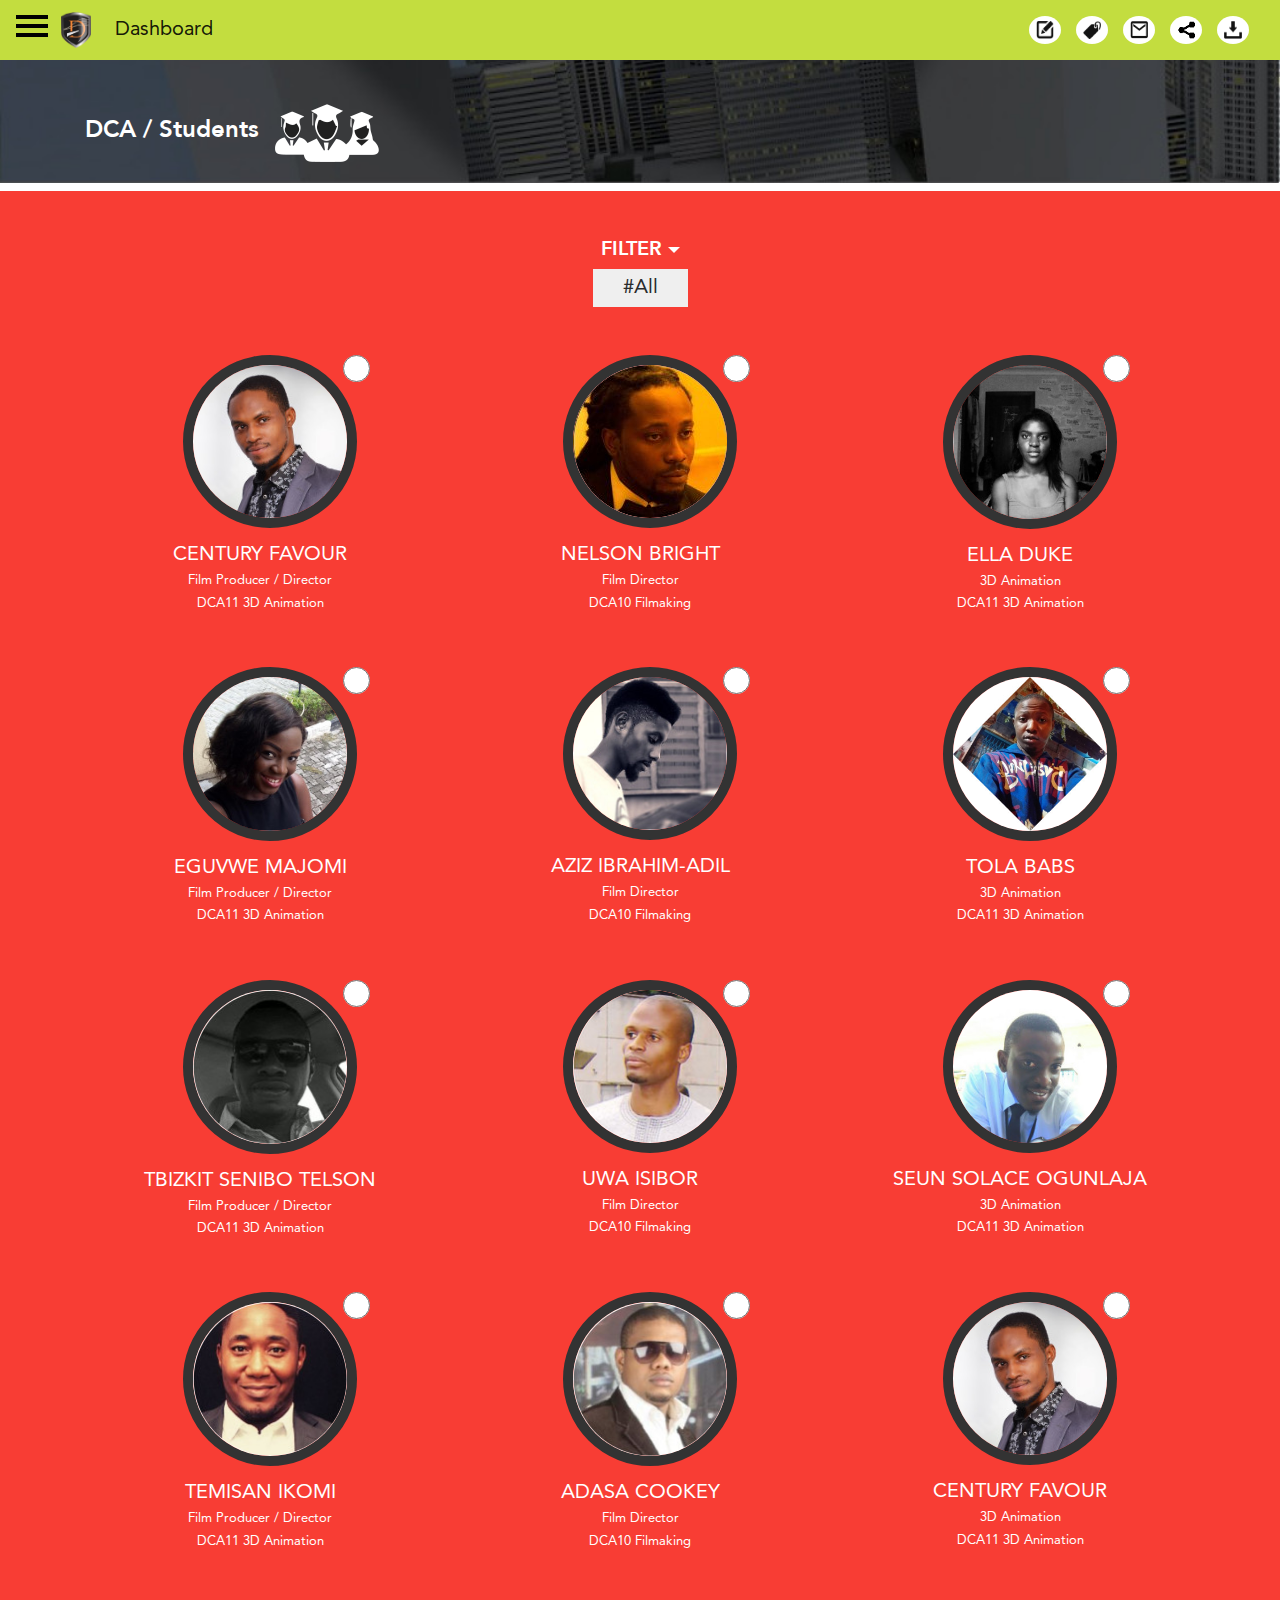
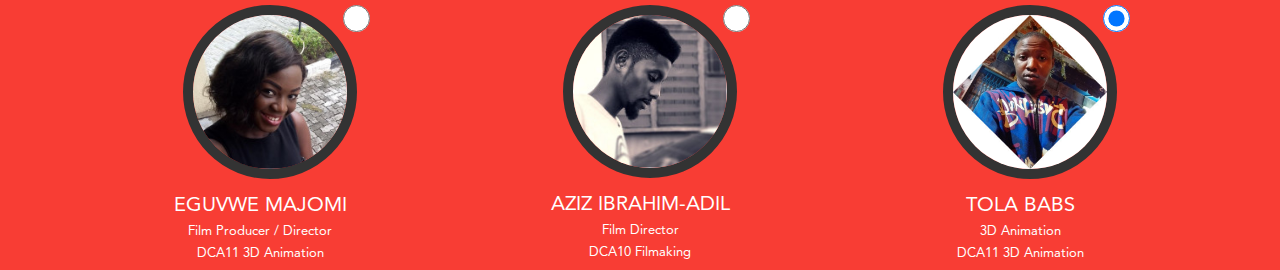
<file: students.html>
<!DOCTYPE html>
<html>
<head>
    <title>DCA Project</title>
    <meta charset="utf-8">
    <meta name="viewport" content="width=device-width, initial-scale=1">
    <link rel="stylesheet" href="css/uikit.min.css">
    <link rel="stylesheet" href="css/bootstrap.min.css">
    <link rel="stylesheet" href="css/bootstrap-grid.min.css">
    <link rel="stylesheet" href="css/bootstrap-reboot.min.css">
    <link rel="stylesheet" href="css/style1.css">

</head>
<body class="students">
<div id="wrapper">
    <!-- Sidebar -->
    <nav class="nav m-0" id="sidebar-wrapper" role="navigation">
        <ul class="li nav flex-column">
            <li class="nav-item active">
                <img class="ml-3" src="img/admin.png"> <a class="ml-2 nav-link active" href="#">Admin Dashboard</a>
            </li>
            <li class="nav-item">
                <img class="ml-3" style="padding: 5px;" src="img/studentrec.png"> <a class="ml-2 nav-link" href="#">Student Records</a>
            </li>
            <li class="nav-item">
                <img class="ml-3" style="width: 55px;" src="img/grants.png"> <a class="nav-link " href="#">Grants/Applications</a>
            </li>
            <li class="nav-item">
                <img class="ml-3" style="padding: 5px;" src="img/mantags.png"> <a class="nav-link ml-2" href="#">Manage Tags/Categories</a>
            </li>
            <li class="nav-item">
                <img class="ml-3" style="padding: 4px;"  src="img/settings.png"> <a class="nav-link ml-2" href="#">Settings</a>
            </li>
        </ul>
    </nav>
    <!-- /#sidebar-wrapper -->
</div>
    <!-- Page Content -->
    <div id="page-content-wrapper">
        <nav class="navbar fixed-top navbar-toggleable-md navbar-light bg-faded">
            <button type="button" class="hamburger is-closed" data-toggle="offcanvas">
                <span class="hamb-top"></span>
                <span class="hamb-middle"></span>
                <span class="hamb-bottom"></span>
            </button>
            <button class="navbar-toggler navbar-toggler-right" type="button" data-toggle="collapse" data-target="#navbarNav" aria-controls="navbarNav" aria-expanded="false" aria-label="Toggle navigation">
                <span class="navbar-toggler-icon"></span>
            </button>
            <a class="navbar-brand" href="#">
                <img src="img/logonr.png" width="30" height="30" alt=""><span class="ml-4">Dashboard</span>
            </a>
            <div class="collapse navbar-collapse justify-content-end" id="navbarNav">
            <ul class="nav right">
                <li class="nav-item">
                    <a class="nav-link active" href="#"><img class="img-fluid" src="img/edit.png"></a>
                </li>
                <li class="nav-item">
                    <a class="nav-link" href="#"><img class="img-fluid" src="img/keyhold.png"></a>
                </li>
                <li class="nav-item">
                    <a class="nav-link" href="#"><img class="img-fluid" src="img/message.png"></a>
                </li>
                <li class="nav-item">
                    <a class="nav-link" href="#"><img class="img-fluid" src="img/share.png"></a>
                </li>
                <li class="nav-item">
                    <a class="nav-link" href="#"><img class="img-fluid" src="img/download.png"></a>
                </li>
            </ul>
            </div>
        </nav>
        <div class="one16 color-white mt-5 mb-b container">
            <h4 class="heavy d-inline">DCA / Students</h4><span><img class="ml-3 d-inline" src="img/students.png"></span>
        </div>
        <div class="bg-redish container-fluid">
            <div class="text-center">
                <h5 class="heavy color-white pt-5 text-uppercase">filter<span class="dropdown-toggle"></span> </h5>
                <button class="uk-button uk-text-capitalize"><h5 class="pt-2">#All</h5></button>
            </div>
        <div class="pt-5 container">
            <div class="row">
                <div class="col-md-4">
                    <div class="text-center">
                        <label class="form-check-label">
                            <img style="width: 174px" class="b1" src="img/centimage.jpg">
                            <input class="tright" type="radio" class="form-check-input" name="optionsRadios" id="optionsRadios1" value="option1" checked>
                        </label>
                        <h5 class=" mt-3 text-centermt-3 text-uppercase color-white">century favour</h5>
                        <h5 class="mt-1 text-capitalize color-white sm">Film Producer / Director</h5>
                        <h5 class="mt-1 color-white sm">DCA11 3D Animation</h5>
                    </div>
                </div>
                <div class="col-md-4">
                    <div class="text-center">
                        <label class="form-check-label">
                            <img style="width: 174px" style="width: 174px" class="radio b1" src="img/nelson.jpg">
                            <input class="tright" type="radio" class="form-check-input" name="optionsRadios" id="optionsRadios1" value="option1" checked>
                        </label>
                        <h5 class=" mt-3 text-centermt-3 text-uppercase color-white">nelson bright</h5>
                        <h5 class="mt-1 text-capitalize color-white sm">Film Director</h5>
                        <h5 class="mt-1 color-white sm">DCA10 Filmaking</h5>
                    </div>
                </div>
                <div class="col-md-4">
                    <div class="text-center">
                        <label class="form-check-label">
                            <img style="width: 174px" class="b1" src="img/ellad.jpg">
                            <input class="tright" type="radio" class="form-check-input" name="optionsRadios" id="optionsRadios1" value="option1" checked>
                        </label>
                        <h5 class=" mt-3 text-centermt-3 text-uppercase color-white">ella duke</h5>
                        <h5 class="mt-1 text-capitalize color-white sm">3D Animation</h5>
                        <h5 class="mt-1 color-white sm">DCA11 3D Animation</h5>
                    </div>
                </div>
            </div>
            <div class="mt-5 row">
                <div class="col-md-4">
                    <div class="text-center">
                        <label class="form-check-label">
                            <img style="width: 174px" class="b1" src="img/eguvwe.jpg">
                            <input class="tright" type="radio" class="form-check-input" name="optionsRadios" id="optionsRadios1" value="option1" checked>
                        </label>
                        <h5 class=" mt-3 text-centermt-3 text-uppercase color-white">eguvwe majomi</h5>
                        <h5 class="mt-1 text-capitalize color-white sm">Film Producer / Director</h5>
                        <h5 class="mt-1 color-white sm">DCA11 3D Animation</h5>
                    </div>
                </div>
                <div class="col-md-4">
                    <div class="text-center">
                        <label class="form-check-label">
                            <img style="width: 174px" style="width: 174px" class="radio b1" src="img/aziz.jpg">
                            <input class="tright" type="radio" class="form-check-input" name="optionsRadios" id="optionsRadios1" value="option1" checked>
                        </label>
                        <h5 class=" mt-3 text-centermt-3 text-uppercase color-white">aziz ibrahim-adil</h5>
                        <h5 class="mt-1 text-capitalize color-white sm">Film Director</h5>
                        <h5 class="mt-1 color-white sm">DCA10 Filmaking</h5>
                    </div>
                </div>
                <div class="col-md-4">
                    <div class="text-center">
                        <label class="form-check-label">
                            <img style="width: 174px" class="b1" src="img/tola.jpg">
                            <input class="tright" type="radio" class="form-check-input" name="optionsRadios" id="optionsRadios1" value="option1" checked>
                        </label>
                        <h5 class=" mt-3 text-centermt-3 text-uppercase color-white">tola babs</h5>
                        <h5 class="mt-1 text-capitalize color-white sm">3D Animation</h5>
                        <h5 class="mt-1 color-white sm">DCA11 3D Animation</h5>
                    </div>
                </div>
            </div>
            <div class="mt-5 row">
                <div class="col-md-4">
                    <div class="text-center">
                        <label class="form-check-label">
                            <img style="width: 174px" class="b1" src="img/tbizkit.jpg">
                            <input class="tright" type="radio" class="form-check-input" name="optionsRadios" id="optionsRadios1" value="option1" checked>
                        </label>
                        <h5 class=" mt-3 text-centermt-3 text-uppercase color-white">tbizkit senibo telson</h5>
                        <h5 class="mt-1 text-capitalize color-white sm">Film Producer / Director</h5>
                        <h5 class="mt-1 color-white sm">DCA11 3D Animation</h5>
                    </div>
                </div>
                <div class="col-md-4">
                    <div class="text-center">
                        <label class="form-check-label">
                            <img style="width: 174px" style="width: 174px" class="radio b1" src="img/uwa.jpg">
                            <input class="tright" type="radio" class="form-check-input" name="optionsRadios" id="optionsRadios1" value="option1" checked>
                        </label>
                        <h5 class=" mt-3 text-centermt-3 text-uppercase color-white">uwa isibor</h5>
                        <h5 class="mt-1 text-capitalize color-white sm">Film Director</h5>
                        <h5 class="mt-1 color-white sm">DCA10 Filmaking</h5>
                    </div>
                </div>
                <div class="col-md-4">
                    <div class="text-center">
                        <label class="form-check-label">
                            <img style="width: 174px" class="b1" src="img/seun.jpg">
                            <input class="tright" type="radio" class="form-check-input" name="optionsRadios" id="optionsRadios1" value="option1" checked>
                        </label>
                        <h5 class=" mt-3 text-centermt-3 text-uppercase color-white">seun solace ogunlaja</h5>
                        <h5 class="mt-1 text-capitalize color-white sm">3D Animation</h5>
                        <h5 class="mt-1 color-white sm">DCA11 3D Animation</h5>
                    </div>
                </div>
            </div>
            <div class="mt-5 row">
                <div class="col-md-4">
                    <div class="text-center">
                        <label class="form-check-label">
                            <img style="width: 174px" class="b1" src="img/temisan.jpg">
                            <input class="tright" type="radio" class="form-check-input" name="optionsRadios" id="optionsRadios1" value="option1" checked>
                        </label>
                        <h5 class=" mt-3 text-centermt-3 text-uppercase color-white">temisan ikomi</h5>
                        <h5 class="mt-1 text-capitalize color-white sm">Film Producer / Director</h5>
                        <h5 class="mt-1 color-white sm">DCA11 3D Animation</h5>
                    </div>
                </div>
                <div class="col-md-4">
                    <div class="text-center">
                        <label class="form-check-label">
                            <img style="width: 174px" style="width: 174px" class="radio b1" src="img/adasa.jpg">
                            <input class="tright" type="radio" class="form-check-input" name="optionsRadios" id="optionsRadios1" value="option1" checked>
                        </label>
                        <h5 class=" mt-3 text-centermt-3 text-uppercase color-white">adasa cookey</h5>
                        <h5 class="mt-1 text-capitalize color-white sm">Film Director</h5>
                        <h5 class="mt-1 color-white sm">DCA10 Filmaking</h5>
                    </div>
                </div>
                <div class="col-md-4">
                    <div class="text-center">
                        <label class="form-check-label">
                            <img style="width: 174px" class="b1" src="img/centimage.jpg">
                            <input class="tright" type="radio" class="form-check-input" name="optionsRadios" id="optionsRadios1" value="option1" checked>
                        </label>
                        <h5 class=" mt-3 text-centermt-3 text-uppercase color-white">century favour</h5>
                        <h5 class="mt-1 text-capitalize color-white sm">3D Animation</h5>
                        <h5 class="mt-1 color-white sm">DCA11 3D Animation</h5>
                    </div>
                </div>
            </div>
            <div class="mt-5 row">
                <div class="col-md-4">
                    <div class="text-center">
                        <label class="form-check-label">
                            <img style="width: 174px" class="b1" src="img/eguvwe.jpg">
                            <input class="tright" type="radio" class="form-check-input" name="optionsRadios" id="optionsRadios1" value="option1" checked>
                        </label>
                        <h5 class=" mt-3 text-centermt-3 text-uppercase color-white">eguvwe majomi</h5>
                        <h5 class="mt-1 text-capitalize color-white sm">Film Producer / Director</h5>
                        <h5 class="mt-1 color-white sm">DCA11 3D Animation</h5>
                    </div>
                </div>
                <div class="col-md-4">
                    <div class="text-center">
                        <label class="form-check-label">
                            <img style="width: 174px" style="width: 174px" class="radio b1" src="img/aziz.jpg">
                            <input class="tright" type="radio" class="form-check-input" name="optionsRadios" id="optionsRadios1" value="option1" checked>
                        </label>
                        <h5 class=" mt-3 text-centermt-3 text-uppercase color-white">aziz ibrahim-adil</h5>
                        <h5 class="mt-1 text-capitalize color-white sm">Film Director</h5>
                        <h5 class="mt-1 color-white sm">DCA10 Filmaking</h5>
                    </div>
                </div>
                <div class="col-md-4">
                    <div class="text-center">
                        <label class="form-check-label">
                            <img style="width: 174px" class="b1" src="img/tola.jpg">
                            <input class="tright" type="radio" class="form-check-input" name="optionsRadios" id="optionsRadios1" value="option1" checked>
                        </label>
                        <h5 class=" mt-3 text-centermt-3 text-uppercase color-white">tola babs</h5>
                        <h5 class="mt-1 text-capitalize color-white sm">3D Animation</h5>
                        <h5 class="mt-1 color-white sm">DCA11 3D Animation</h5>
                    </div>
                </div>
            </div>
        </div>
    <!-- /#page-content-wrapper -->


</div>
<script src="js/jquery.js"></script>
<script src="js/index.js"></script>
<script src="js/bootstrap.min.js"></script>
</body>
</html>
</file>
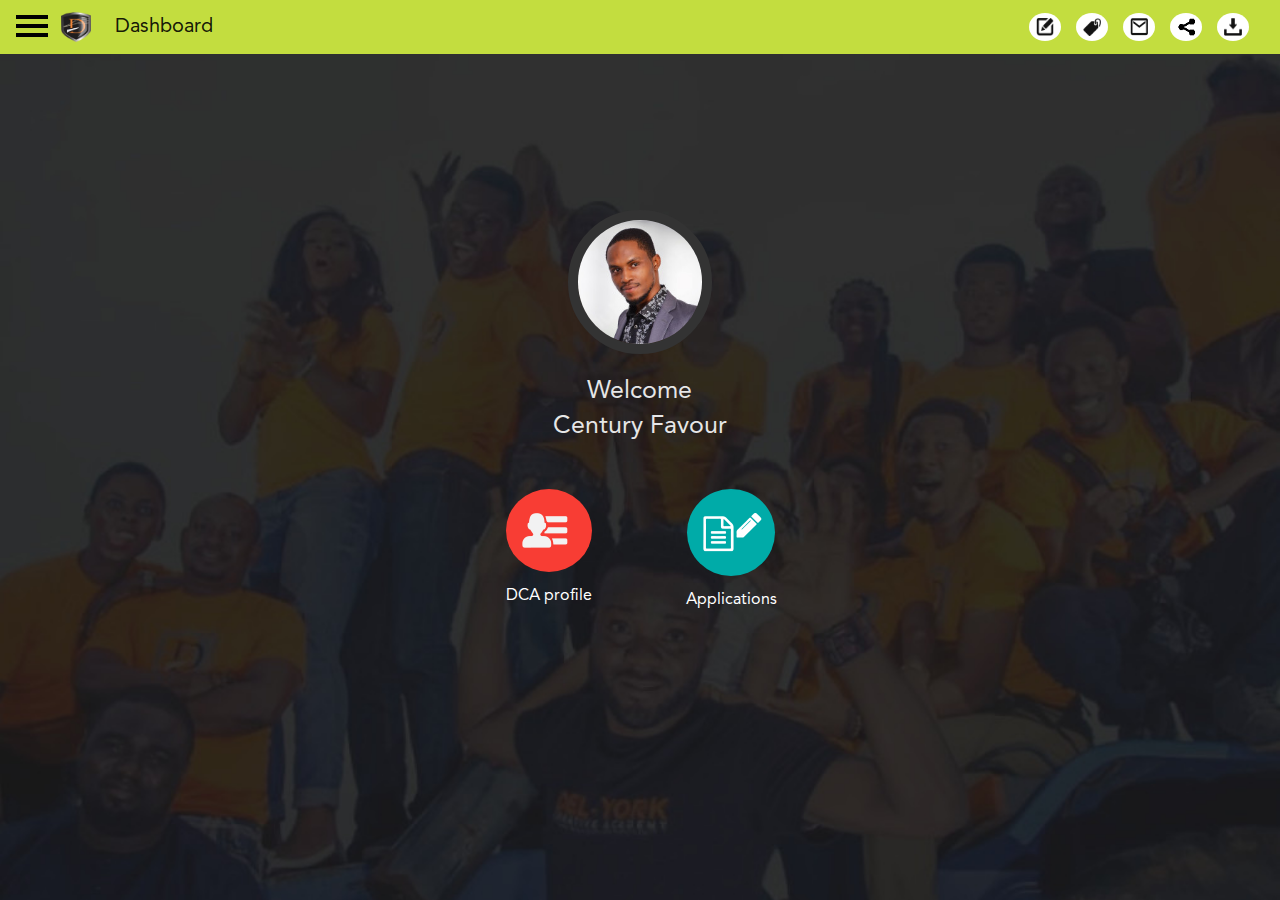
<file: studentwelcome.html>
<!DOCTYPE html>
<html id="Login-container">
<head>
    <title>DCA Project</title>
    <meta charset="utf-8">
    <meta name="viewport" content="width=device-width, initial-scale=1">
    <link rel="stylesheet" href="css/bootstrap.min.css">
    <link rel="stylesheet" href="css/bootstrap-grid.min.css">
    <link rel="stylesheet" href="css/bootstrap-reboot.min.css">
    <link rel="stylesheet" href="css/style1.css">
</head>
<body class="login">
<div id="wrapper">
    <!-- Sidebar -->
    <nav class="nav m-0" id="sidebar-wrapper" role="navigation">
        <ul class="li nav flex-column">
            <li class="nav-item active">
                <img class="ml-3" src="img/admin.png"> <a class="ml-2 nav-link active" href="#">Admin Dashboard</a>
            </li>
            <li class="nav-item">
                <img class="ml-3" style="padding: 5px;" src="img/studentrec.png"> <a class="ml-2 nav-link" href="#">Student Records</a>
            </li>
            <li class="nav-item">
                <img class="ml-3" style="width: 55px;" src="img/grants.png"> <a class="nav-link " href="#">Grants/Applications</a>
            </li>
            <li class="nav-item">
                <img class="ml-3" style="padding: 5px;" src="img/mantags.png"> <a class="nav-link ml-2" href="#">Manage Tags/Categories</a>
            </li>
            <li class="nav-item">
                <img class="ml-3" style="padding: 4px;"  src="img/settings.png"> <a class="nav-link ml-2" href="#">Settings</a>
            </li>
        </ul>
    </nav>
    <!-- /#sidebar-wrapper -->
</div>
    <!-- Page Content -->
    <div id="page-content-wrapper">
        <nav class="navbar fixed-top w-100 navbar-toggleable-md navbar-light bg-faded">
            <button type="button" class="hamburger is-closed" data-toggle="offcanvas">
                <span class="hamb-top"></span>
                <span class="hamb-middle"></span>
                <span class="hamb-bottom"></span>
            </button>
            <button class="navbar-toggler navbar-toggler-right" type="button" data-toggle="collapse" data-target="#navbarNav" aria-controls="navbarNav" aria-expanded="false" aria-label="Toggle navigation">
                <span class="navbar-toggler-icon"></span>
            </button>
            <a class="navbar-brand" href="#">
                <img src="img/logonr.png" width="30" height="30" alt=""><span class="ml-4">Dashboard</span>
            </a>
            <div class="collapse navbar-collapse justify-content-end" id="navbarNav">
            <ul class="nav right">
                <li class="nav-item">
                    <a class="nav-link active" href="#"><img class="img-fluid" src="img/edit.png"></a>
                </li>
                <li class="nav-item">
                    <a class="nav-link" href="#"><img class="img-fluid" src="img/keyhold.png"></a>
                </li>
                <li class="nav-item">
                    <a class="nav-link" href="#"><img class="img-fluid" src="img/message.png"></a>
                </li>
                <li class="nav-item">
                    <a class="nav-link" href="#"><img class="img-fluid" src="img/share.png"></a>
                </li>
                <li class="nav-item">
                    <a class="nav-link" href="#"><img class="img-fluid" src="img/download.png"></a>
                </li>
            </ul>
            </div>
        </nav>
        <div class="container">
            <div class="row ">
                <div class="col-md-8 ten offset-md-2">
                <div class="col-md-4 pten offset-md-4">
                    <div class="text-center flex-md-row">
                        <img class="b1 img-fluid" src="img/centimage.jpg">
                        <h3 class="mt-4">Welcome</h3>
                        <h3 class="mt-1">Century Favour</h3>
                    </div>
                </div>
                <div class="row mt-5 badges text-center p-0 m-0">
                    <div class="col-3 offset-3">
                        <div class="badge badge-danger a pt-4 pb-4 pl-3 pr-4 rounded-circle">
                            <a href="adprof.html"><img src="img/about.png"></a>
                        </div>
                        <h6 class="color-white mt-3 text-center">DCA profile</h6>
                    </div>
                    <div class="col-3">
                        <div class="badge badge-info e p-4 badgepr-3 rounded-circle">
                            <a href="#"> <img src="img/grants.png"></a>
                        </div>
                        <h6 class="color-white mt-3 text-center">Applications</h6>
                    </div>
                </div>
            </div>
            </div>
        </div>
    </div>
    <!-- /#page-content-wrapper -->

</div>
<script src="js/jquery.js"></script>
<script src="js/index.js"></script>
<script src="js/bootstrap.min.js"></script>
</body>
</html>
</file>
<file: css/style1.css>
@font-face { font-family: AvenirLTStd-Heavy; src: url('avenir-lt-85-heavy.ttf'); }
@font-face { font-family: AvenirLTStd-Heavy; font-weight: 900; src: url('avenir-lt-85-heavy.ttf') format('truetype');}
@font-face { font-family: AvenirLTStd-Roman; src: url('AvenirLTStd-Roman.otf'); }
@font-face { font-family: AvenirLTStd-Roman; font-weight: 900; src: url('AvenirLTStd-Roman.otf') format('otf');}
/*-------------------------------*/
/*           VARIABLES           */
/*-------------------------------*/
@font-face {
  font-family: 'DroidSerif';
  src: url('DroidSerif-Regular-webfont.ttf') format('truetype');
  font-weight: normal;
  font-style: normal;
}
label.form-check-label>img.radio.b1{
  width: 174px;
}
body.students{
  background-image: url(../img/topbg2.jpg);
  background-repeat: no-repeat;
  background-size: 100%;
}
.xsm{
  font-size: x-small;
}
.sm{
  font-size: small;
}
.tright{
  position: absolute;
  right:80px;
  top: 0px;
}

.pad{
  padding-right:16px ;
  padding-left:19px ;
  padding-top: 13px;
  padding-bottom: 11px;
}

.posbt{
  position: absolute;
  top:70px;
  right: 60px;
}
input#optionsRadios1 {
  width: 27px;
  height: 27px;
}

.label--checkbox {
  position: relative;
  margin: .5rem;
  font-family: Arial, sans-serif;
  line-height: 135%;
  cursor: pointer;
}

.checkbox {
  position: relative;
  top: -0.375rem;
  margin: 0 1rem 0 0;
  cursor: pointer;
}
.checkbox:before {
  -webkit-transition: all 0.3s ease-in-out;
  -moz-transition: all 0.3s ease-in-out;
  transition: all 0.3s ease-in-out;
  content: "";
  position: absolute;
  left: 0;
  z-index: 1;
  width: 25px;
  height: 25px;
  border: 2px solid #000;
}
.checkbox:checked:before {
  -webkit-transform: rotate(-45deg);
  -moz-transform: rotate(-45deg);
  -ms-transform: rotate(-45deg);
  -o-transform: rotate(-45deg);
  transform: rotate(-45deg);
  height: .5rem;
  border-color: #009688;
  border-top-style: none;
  border-right-style: none;
}
.checkbox:after {
  content: "";
  position: absolute;
  top: 0px;
  left: 0;
  width: 25px;
  height: 25px;
  background: #fff;
  cursor: pointer;
}

.button--round {
  -webkit-transition: 0.3s background ease-in-out;
  -moz-transition: 0.3s background ease-in-out;
  transition: 0.3s background ease-in-out;
  width: 2rem;
  height: 2rem;
  background: #5677fc;
  border-radius: 50%;
  box-shadow: 0 0.125rem 0.3125rem 0 rgba(0, 0, 0, 0.25);
  color: #fff;
  text-decoration: none;
  text-align: center;
}
.button--round i {
  font-size: 1rem;
  line-height: 220%;
  vertical-align: middle;
}
.button--round:hover {
  background: #000;
}

.button--sticky {
  position: fixed;
  right: 2rem;
  top: 16rem;
}

.content {
  -webkit-animation-duration: 0.4s;
  animation-duration: 0.4s;
  -webkit-animation-fill-mode: both;
  animation-fill-mode: both;
  -webkit-animation-name: slideUp;
  animation-name: slideUp;
  -webkit-animation-timing-function: cubic-bezier(0.4, 0, 0.2, 1);
  animation-timing-function: cubic-bezier(0.4, 0, 0.2, 1);
}

@-webkit-keyframes slideUp {
  0% {
    -webkit-transform: translateY(6.25rem);
    transform: translateY(6.25rem);
  }
  100% {
    -webkit-transform: translateY(0);
    transform: translateY(0);
  }
}
@keyframes slideUp {
  0% {
    -webkit-transform: translateY(6.25rem);
    transform: translateY(6.25rem);
  }
  100% {
    -webkit-transform: translateY(0);
    transform: translateY(0);
  }
}





body {
  position: relative;
  overflow-x: hidden;
  height:100%;
}

.one, .two{
  margin-top: 5px;
  width: 305px;
  height: 250px;
}

.color-redish{
  color: #f83d34!important;
}
input.form-check-input {
  width: 25px;
  height: 25px;
}
.color-black{
  color: #000!important;
}
.color-white{
  color: #fff!important;
}
.color-grey{
  color: #333333!important;
}
.color-d-grey{
  color: darkslategrey!important;
}
.name{
  font-size: 35px;
  font-weight: 900!important;
  font-family: AvenirLTStd-Heavy;
}
.img{
  width: 165.6px;
}
.occu{
  font-size: 25px;
}
.tag{
  font-size: 15px;
}
.mt-a{
  margin-top: 71px;
}
.mt-b{
  margin-top: 29.3px;
}
.mb-b{
  margin-bottom: 29.3px;
}
.nav-item,.nav-link{
  border: 0px!important;
}

.bg-grey{
  background-color: #ccc!important;
}
.bg-redish{
  background-color: #f83d34!important;
}
.bg-black{
  background-color: black!important;
}
.bg-white{
  background-color: white!important;
}

.right>li{
  background-color: white;
  border-radius: 50%;
  margin-right: 15px;
}
div.one16{
  padding-top: 56px!Important;
}
body.login{
  background-image: url(../img/darkbg.jpg);
  background-repeat: no-repeat;
  background-size: 100%;
}
div.s8{
  margin-top: 39px!important;
}
.h144{
  height: 166.828px;
}
body.profile{
  background-image: url(../img/topbg.jpg);
  background-repeat: no-repeat;
  background-size: 100%;
  background-position-y: 10px;
}
.create{
  background-image: url(../img/breadbg.jpg)!important;
  background-repeat: no-repeat;
  background-size: 100%;
}
.right>li>a{
  padding: 2px;
}
.right>li>a>img{
  padding:1px;
  margin: 4px;;
  width: 20px;
  height:20px;
}
nav#sidebar-wrapper{
  margin-top: 54px;
  position: fixed;
}
.nav-item>img{
  width:47px;
}
body,
html {
  height: auto;
  font-family: AvenirLTStd-Roman;
}
.nav .open > a {
  background-color: transparent;
}
.nav .open > a:hover {
  background-color: transparent;
}
.nav .open > a:focus {
  background-color: transparent;
}
.bg-faded{
  background-color: #c3dd3f;
}
.navbar-brand{
  margin-left: 45px;
}
/*-------------------------------*/
/*           Wrappers            */
/*-------------------------------*/
#wrapper {
  /*-moz-transition: all 0.5s ease;*/
  /*-o-transition: all 0.5s ease;*/
  /*-webkit-transition: all 0.5s ease;*/
  padding-left: 0;
  /*transition: all 0.5s ease;*/
}
#wrapper.toggled {
  padding-left: 220px;
}
#wrapper.toggled #sidebar-wrapper {
  width: 300px;
}
#wrapper.toggled #page-content-wrapper {
  margin-right: -220px;
  position: absolute;
  left: 0px;
}
.nav-link{
  display: inline;
}
.li>li.nav-item {
  padding: 5px;
}
.li>li.nav-item>a{
  color: #fff;
}
.nav-tabs>li>a{
  border-radius: 0px!important;
}
.li>li.nav-item.active>a{
  color: #000;
}
ul.nav.flex-column {
  width: 100%;
}
.heavy{
  font-family: AvenirLTStd-Heavy!important;
}
.about>.nav-link.active{
  background-color: #f83d34!important;
  color: white!important;
}
.rest>li>.nav-link.active{
  background-color: white;
  color: #f83d34;
}

.divider{
  padding-right: 70%;
  border-bottom: 1px solid;
  margin-left: 5%;
  top: -0.9em;
}
.rest>li{
  padding:0px;
}
.rest>li>.nav-link{
  color: #fff;
}
.li>li.nav-item.active {
  background-color: #fa903a;
  width:100%;
}
.li>li.nav-item:hover{
  background-color: #fa903a;
  color: #000!important;
}
#sidebar-wrapper {
  /*-moz-transition: all 0.5s ease;*/
  /*-o-transition: all 0.5s ease;*/
  /*-webkit-transition: all 0.5s ease;*/
  background: #666666;
  height: auto;
  left: 0px;
  top:60px;
  margin-left: -220px;
  overflow-x: hidden;
  overflow-y: auto;
  /*transition: all 0.5s ease;*/
  width: 0;
  z-index: 9999;
}
#sidebar-wrapper::-webkit-scrollbar {
  display: none;
}

#page-content-wrapper {
  padding-top: 0px;
  width: 100%;
}
/*-------------------------------*/
/*     Sidebar nav styles        */
/*-------------------------------*/
.sidebar-nav {
  list-style: none;
  margin: 0;
  padding: 0;
  position: absolute;
  top: 0;
  width: 220px;
}
.sidebar-nav li {
  display: inline-block;
  line-height: 20px;
  position: relative;
  width: 100%;
}
.sidebar-nav li:before {
  background-color: #1c1c1c;
  content: '';
  height: 100%;
  left: 0;
  position: absolute;
  top: 0;
  width: 3px;
  z-index: -1;
}
.sidebar-nav li:first-child a {
  background-color: #1a1a1a;
  color: white;
}
.sidebar-nav li:first-child a:hover {
  color: black;
  background-color: white;
}
.sidebar-nav li:nth-child(2):before {
  background-color: #e5e5e5;
}
.sidebar-nav li:nth-child(3):before {
  background-color: #f2f2f2;
}
.sidebar-nav li:nth-child(4):before {
  background-color: white;
}
.sidebar-nav li:nth-child(5):before {
  background-color: #ffffff;
}
.sidebar-nav li:nth-child(6):before {
  background-color: #ffffff;
}
.sidebar-nav li:nth-child(7):before {
  background-color: #ffffff;
}
.sidebar-nav li:nth-child(8):before {
  background-color: #ffffff;
}
.sidebar-nav li:nth-child(9):before {
  background-color: #ffffff;
}
.sidebar-nav li:hover:before {
  width: 100%;
}
.sidebar-nav li a {
  color: #dddddd;
  display: block;
  padding: 10px 15px 10px 30px;
  text-decoration: none;
}
.sidebar-nav li.open:hover before {
  transition: width 0.2s ease-in;
  width: 100%;
}
.sidebar-nav .dropdown-menu {
  background-color: #222222;
  border-radius: 0;
  border: none;
  box-shadow: none;
  margin: 0;
  padding: 0;
  position: relative;
  width: 100%;
}
.sidebar-nav li a:hover,
.sidebar-nav li a:active,
.sidebar-nav li a:focus,
.sidebar-nav li.open a:hover,
.sidebar-nav li.open a:active,
.sidebar-nav li.open a:focus {
  background-color: transparent;
  color: black;
  text-decoration: none;
}
.sidebar-nav > .sidebar-brand {
  font-size: 20px;
  height: 65px;
  line-height: 44px;
}
/*-------------------------------*/
/*       Hamburger-Cross         */
/*-------------------------------*/
.hamburger {
  background: transparent;
  border: none;
  display: block;
  height: 32px;
  margin-left: 0px;
  position: fixed;
  top: 10px;
  width: 32px;
  z-index: 999;
}
.hamburger:hover {
  outline: none;
}
.hamburger:focus {
  outline: none;
}
.hamburger:active {
  outline: none;
}
.hamburger.is-closed:before {
  /*-webkit-transform: translate3d(0, 0, 0);*/
  /*-webkit-transition: all 0.35s ease-in-out;*/
  color: #ffffff;
  content: '';
  display: block;
  font-size: 14px;
  line-height: 32px;
  opacity: 0;
  text-align: center;
  width: 100px;
}
.hamburger.is-closed:hover before {
  /*-webkit-transform: translate3d(-100px, 0, 0);*/
  /*-webkit-transition: all 0.35s ease-in-out;*/
  display: block;
  opacity: 1;
}
.hamburger.is-closed:hover .hamb-top {
  /*-webkit-transition: all 0.35s ease-in-out;*/
  top: 0;
}
.hamburger.is-closed:hover .hamb-bottom {
  /*-webkit-transition: all 0.35s ease-in-out;*/
  bottom: 0;
}
.hamburger.is-closed .hamb-top {
  /*-webkit-transition: all 0.35s ease-in-out;*/
  background-color: black;
  top: 5px;
}
.bg-blueish{
  background-color: #00aba8!important;
}
.hamburger.is-closed .hamb-middle {
  background-color: black;
  margin-top: -2px;
  top: 50%;
}
.hamburger.is-closed .hamb-bottom {
  /*-webkit-transition: all 0.35s ease-in-out;*/
  background-color: black;
  bottom: 5px;
}
.hamburger.is-closed .hamb-top,
.hamburger.is-closed .hamb-middle,
.hamburger.is-closed .hamb-bottom,
.hamburger.is-open .hamb-top,
.hamburger.is-open .hamb-middle,
.hamburger.is-open .hamb-bottom {
  height: 4px;
  left: 0;
  position: absolute;
  width: 100%;
}
a:hover{
  text-decoration: none!important;
}
a:active{
  text-decoration: none!important;
}
a{
  text-decoration: none!important;
}
.hamburger.is-open .hamb-top {
  -webkit-transform: rotate(45deg);
  -webkit-transition: -webkit-transform 0.2s cubic-bezier(0.73, 1, 0.28, 0.08);
  background-color: #000;
  margin-top: -2px;
  top: 50%;
}
.hamburger.is-open .hamb-middle {
  background-color: #fff;
  display: none;
}
.hamburger.is-open .hamb-bottom {
  -webkit-transform: rotate(-45deg);
  -webkit-transition: -webkit-transform 0.2s cubic-bezier(0.73, 1, 0.28, 0.08);
  background-color: #000;
  margin-top: -2px;
  top: 50%;
}
.hamburger.is-open:before {
  -webkit-transform: translate3d(0, 0, 0);
  -webkit-transition: all 0.35s ease-in-out;
  color: #ffffff;
  content: '';
  display: block;
  font-size: 14px;
  line-height: 32px;
  opacity: 0;
  text-align: center;
  width: 100px;
}
.w-afe{
  width:65%;
}
.mnew{
  margin-left: 36px;
}
.b{
  border: 17px solid grey;
}
.t6{
  font-size: 36px;
}
.b2{
  border: 9px solid grey;
}
.b1{
  border: 10px solid #333333;
  border-radius: 50%;
}
.border{
  border:solid 1px #acacac;
}
.set{
  background-color: #f15a25!important;
}
.hamburger.is-open:hover before {
  -webkit-transform: translate3d(-100px, 0, 0);
  -webkit-transition: all 0.35s ease-in-out;
  display: block;
  opacity: 1;
}
.ten{
    margin-top: 137.3px;
}
form>button{
  width: 110px;
}
.round {
  border-radius: 15px;
}
.ten>div>div>img{
  width: 143.3px;
  height: 143.3px;
}
.ten>div>div>h3{
  font-size: 25px;
  color: #e6e6e6;
}
.form-control{
  width: 318px;
}
.aef>.uk-button.mt-2{
  font-size: 20px;
}
.bt>.uk-button.mt-2{
  text-transform: capitalize;
}
/*-------------------------------*/
/*          Dark Overlay         */
/*-------------------------------*/
.overlay {
  position: fixed;
  display: none;
  width: 100%;
  height: 100%;
  top: 0;
  left: 0;
  right: 0;
  bottom: 0;
  background-color: rgba(0, 0, 0, 0.4);
  z-index: 1;
}
.pten{
  padding-top:10%;
}
.uk-subnav>*>:first-child{
  text-transform: capitalize;
}
.w-20{
  width:20%!important;
}
.film,.television,.theatre{
  text-transform: uppercase!important;
}
.divider-grey{
  padding-right: 65%;
  border-bottom: solid 1px dimgrey;
  margin-left: 5%;
  top: -0.6em;
}
.divider-grey2{
  padding-right: 63%;
  border-bottom: solid 1px dimgrey;
  margin-left: 5%;
  top: -0.6em;
}
.divider-grey3{
  padding-right: 33%;
  border-bottom: solid 1px dimgrey;
  margin-left: 5%;
  top: -0.6em;
}
.badge-danger{
  background-color: #f83d34;
}
.badge-info{
  background-color: #00aba8!important;
}
.badgepr-3{
  padding-right: .8rem!important;
  padding-left: 1.0rem!important;
}
.size>a>img{
  width:38px;
}
.size{
  position: static;
}
.def{
  background-color: #c3dd3f!important;
}
.bef>{
  padding: .9em;
}
.front{
  z-index:20000;
  top: 20px;;
  position: absolute;
  right: 30px;
}
.bef>a>img {
  width:25px;
  max-width:none;
  height:25px;
}
@media (max-width: 360px)
{
  .badges>div>h6{
    font-size: x-small!important;
  }

  .badges>div>div>a>img{
    height: 30px;
  }

}
@media (max-width: 959px)
{
  .front{
    margin-top: 2px!important;
    top: -22px;
    right: 0px;;
  }
  body.login{
    background-size: 300%;
  }
  body.students{
    background-size: 400%;
  }
  .badges>div>div.a{
    padding: .9rem!important;
  }
  .badges>div>div.c{
    padding: .9rem!important;
  }
  .badges>div>div.d{
    padding: .7rem!important;
  }

  .badges>div>div.e{
    padding: .9rem .3rem .9rem .6rem!important
  }
  .badges>div>h6{
    font-size: small;
  }
  .ten{
    margin-top: 25%;
  }
  body.profile{
    background-size: 400%;
    background-image: url(../img/darkbg.jpg);
  }
  .sticky-top{
    position: fixed;
    width: 100%;
  }
  .uk-subnav{
    margin-left: 0px!important;
  }
  .mt-a{
    margin-top: 40px
  }
  .uk-subnav {
    display: -ms-flexbox;
    display: -webkit-flex;
    display: flex;
    -ms-flex-wrap: wrap;
    -webkit-flex-wrap: wrap;
    flex-wrap: wrap;
    margin-left: -20px;
    padding: 0;
    list-style: none;
  }
  .adcom{
    display: block!important;
  }
  .divider{
    padding-right: 40%;
    margin-left: 5%;
  }
  .shrink>div>div>h3{
    font-size: large;
    text-align: center;
  }
  .shrink>div>div>h5{
    font-size: xx-small;
    text-align: center;
  }
  .divider-grey{
    padding-right: 30%;
    border-bottom: none;
    margin-left: 5%;
    top: -0.6em;
  }
  .divider-grey2{
    padding-right: 30%;
    border-bottom: none;
    margin-left: 5%;
    top: -0.6em;
  }
  img.rounded{
    height:100%;
  }
  .w-afe{
    width:100%;
  }
  .divider-grey3{
    padding-right: 0px;
    border-bottom: none;
    margin-left: 5%;
    top: -0.6em;
    display: none;
  }
  .h144{
    height:auto;
    margin-top: 10%!important;
  }
  .h144>h2{
    font-size: 1.8rem!important
  }
  .inc{
    width:100%;
    display: block;
  }
  .remove{
   padding: 0px!important;
    margin: 0px!important;
    clear: both;
  }
}
</file>
